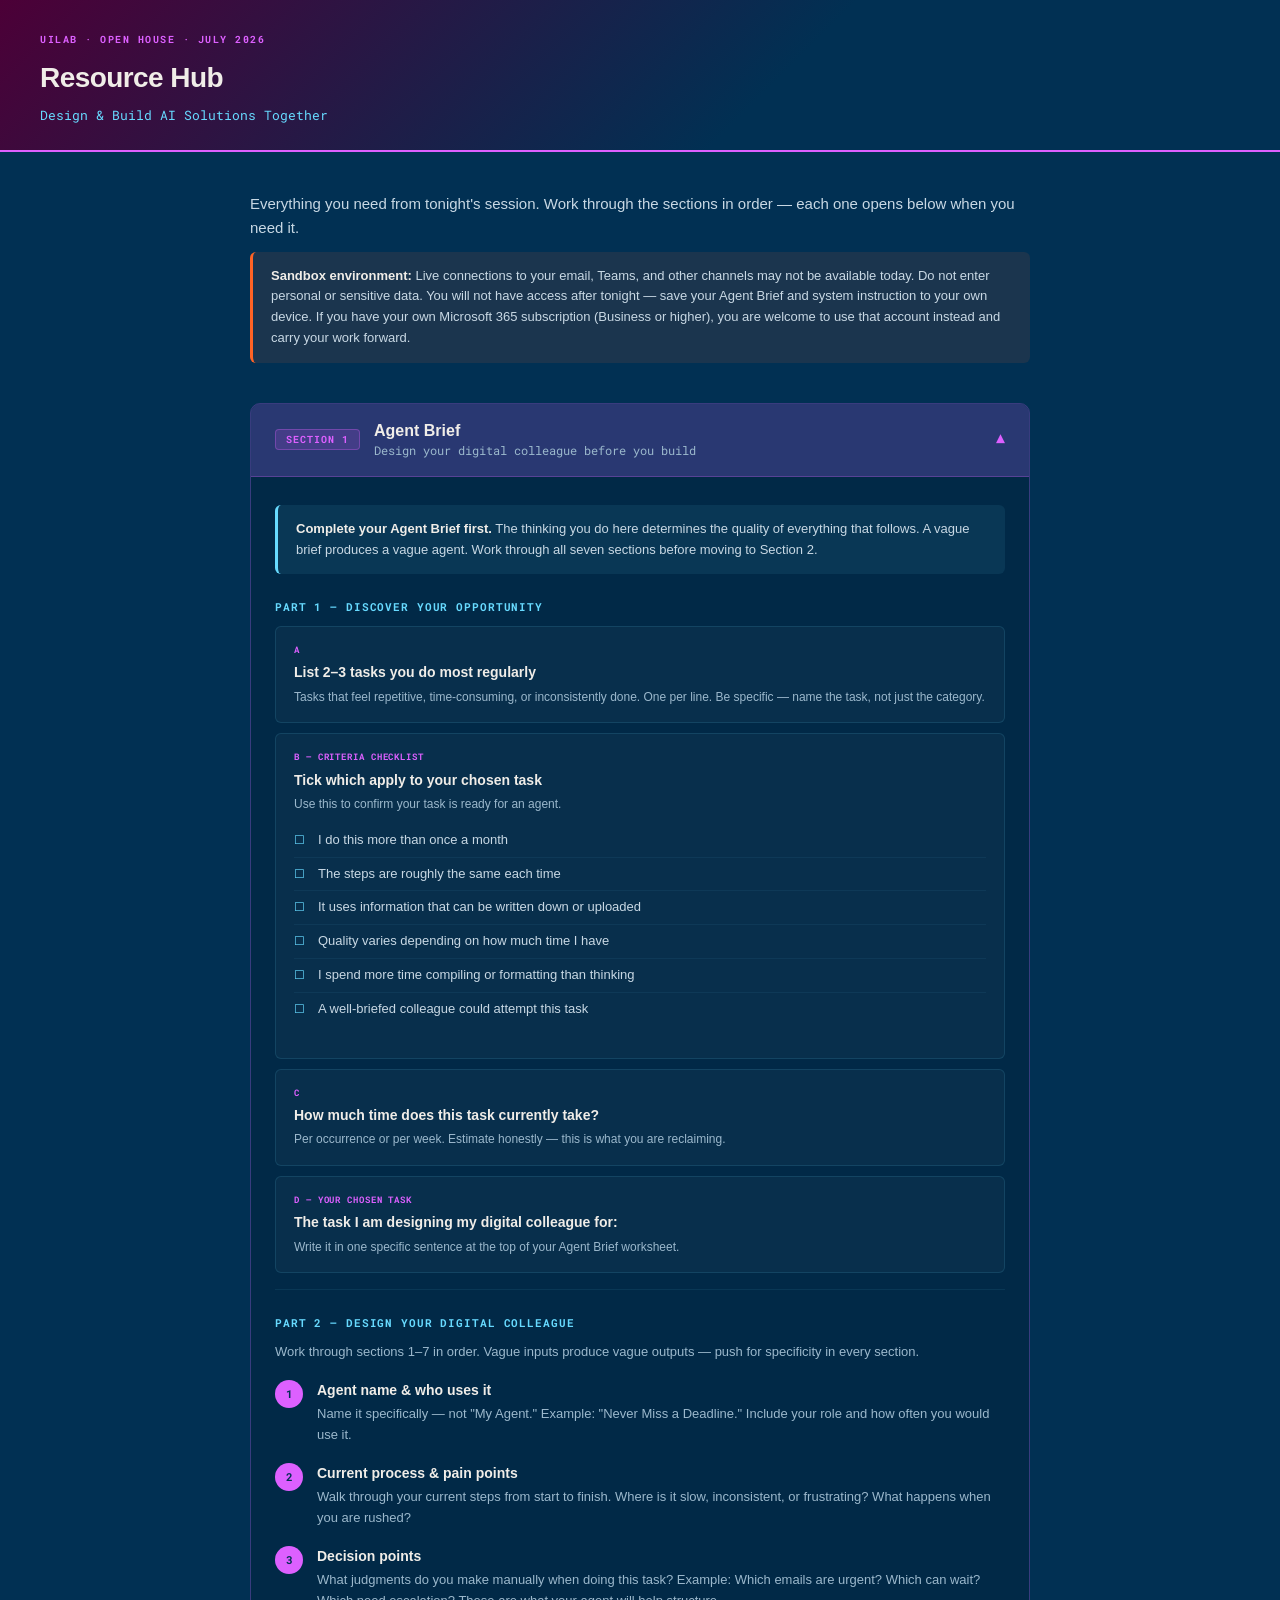
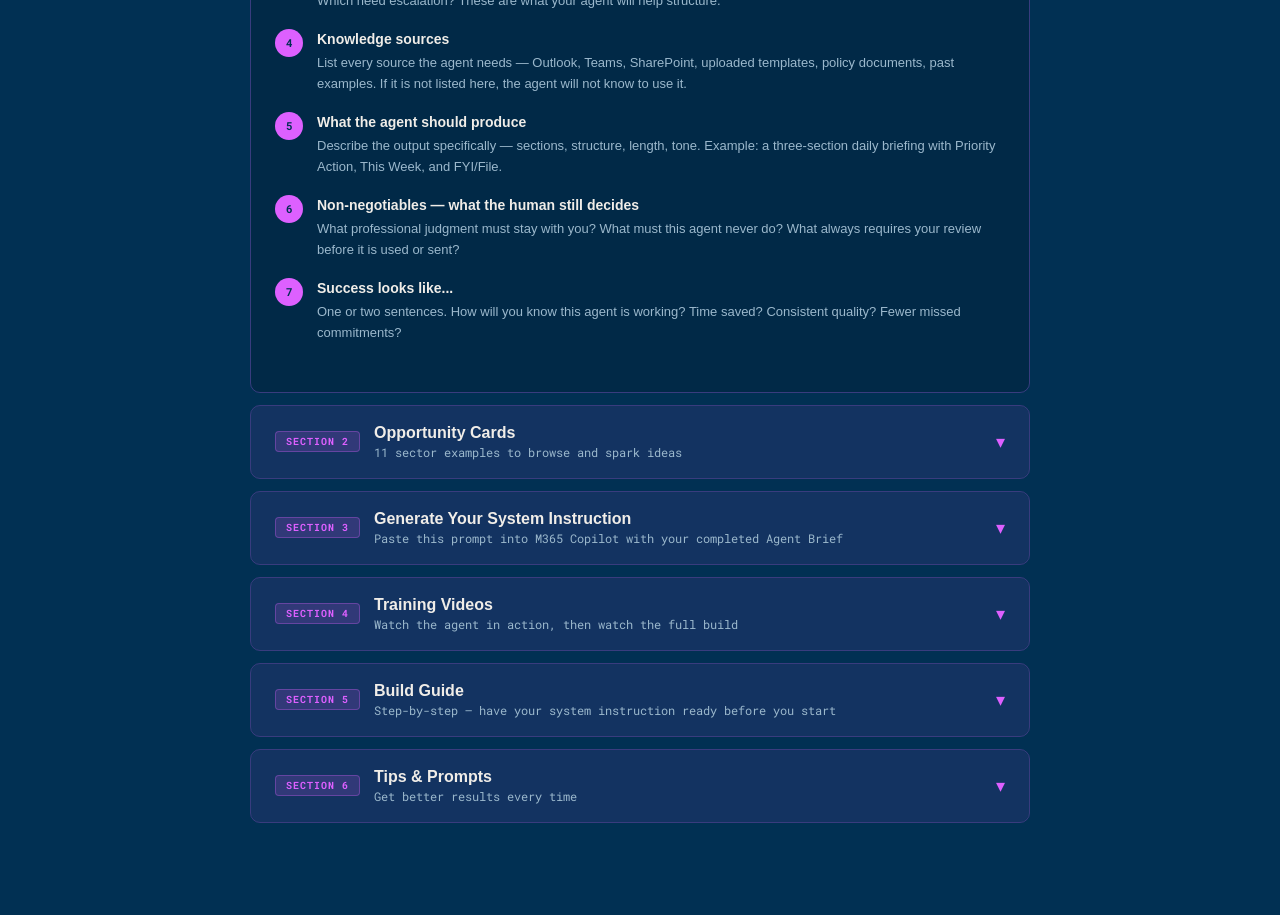
<file: index.html>
<!DOCTYPE html>
<html lang="en">
<head>
<meta charset="UTF-8">
<meta name="viewport" content="width=device-width, initial-scale=1.0">
<title>UiLab Resource Hub — July 2026</title>
<link href="https://fonts.googleapis.com/css2?family=Roboto+Mono:wght@400;700&display=swap" rel="stylesheet">
<style>
  * { margin: 0; padding: 0; box-sizing: border-box; }
  body { background-color: #013053; color: #F0EDE8; font-family: 'PP Neue Montreal', 'Inter', 'Helvetica Neue', Arial, sans-serif; line-height: 1.6; min-height: 100vh; }

  /* HEADER */
  header { background: linear-gradient(135deg, #4C0037 0%, #013053 60%); border-bottom: 2px solid #DD60FF; padding: 32px 40px 24px; }
  .header-label { font-family: 'Roboto Mono', monospace; font-size: 10px; font-weight: 700; letter-spacing: 0.15em; text-transform: uppercase; color: #DD60FF; margin-bottom: 8px; }
  header h1 { font-size: 28px; font-weight: 600; color: #F0EDE8; letter-spacing: -0.02em; margin-bottom: 4px; }
  header p { font-size: 13px; color: #67DAFF; font-family: 'Roboto Mono', monospace; }

  /* MAIN */
  .content { max-width: 860px; margin: 0 auto; padding: 40px 40px 80px; }

  /* INTRO */
  .intro { margin-bottom: 40px; }
  .intro p { font-size: 15px; color: #C8D8E4; margin-bottom: 12px; }

  /* CALLOUTS */
  .callout { border-radius: 6px; padding: 14px 18px; margin-bottom: 20px; font-size: 13px; color: #C8D8E4; }
  .callout-warning { background: rgba(255,99,37,0.1); border-left: 3px solid #FF6325; }
  .callout-info    { background: rgba(103,218,255,0.08); border-left: 3px solid #67DAFF; }
  .callout-success { background: rgba(2,81,32,0.2); border-left: 3px solid #3ECFA0; }
  .callout strong  { color: #F0EDE8; }

  /* ACCORDION */
  .accordion { margin-bottom: 12px; border: 1px solid rgba(221,96,255,0.25); border-radius: 10px; overflow: hidden; }
  .accordion-header { width: 100%; background: rgba(221,96,255,0.08); border: none; cursor: pointer; padding: 18px 24px; display: flex; align-items: center; justify-content: space-between; gap: 16px; text-align: left; transition: background 0.2s; }
  .accordion-header:hover { background: rgba(221,96,255,0.15); }
  .accordion-header.open { background: rgba(221,96,255,0.18); border-bottom: 1px solid rgba(221,96,255,0.25); }
  .accordion-left { display: flex; align-items: center; gap: 14px; }
  .phase-num { font-family: 'Roboto Mono', monospace; font-size: 10px; font-weight: 700; letter-spacing: 0.1em; text-transform: uppercase; color: #DD60FF; background: rgba(221,96,255,0.15); border: 1px solid rgba(221,96,255,0.3); border-radius: 4px; padding: 3px 10px; white-space: nowrap; }
  .accordion-title { font-size: 16px; font-weight: 600; color: #F0EDE8; }
  .accordion-subtitle { font-size: 12px; color: #9BB8CC; margin-top: 2px; font-family: 'Roboto Mono', monospace; }
  .chevron { color: #DD60FF; font-size: 18px; transition: transform 0.25s; flex-shrink: 0; }
  .accordion-header.open .chevron { transform: rotate(180deg); }
  .accordion-body { display: none; padding: 28px 24px; background: rgba(0,0,0,0.15); }
  .accordion-body.open { display: block; }

  /* STEPS */
  .step-list { display: flex; flex-direction: column; gap: 16px; margin-bottom: 20px; }
  .step-item { display: flex; gap: 14px; align-items: flex-start; }
  .step-dot { flex-shrink: 0; width: 28px; height: 28px; border-radius: 50%; background: #DD60FF; color: #013053; font-family: 'Roboto Mono', monospace; font-size: 11px; font-weight: 700; display: flex; align-items: center; justify-content: center; margin-top: 1px; }
  .step-body { flex: 1; }
  .step-body strong { display: block; font-size: 14px; color: #F0EDE8; margin-bottom: 3px; }
  .step-body p { font-size: 13px; color: #9BB8CC; margin: 0; }

  /* PROMPTS */
  .prompt-block { background: #010e1c; border: 1px solid rgba(103,218,255,0.2); border-radius: 6px; margin-bottom: 16px; overflow: hidden; }
  .prompt-header { display: flex; justify-content: space-between; align-items: center; padding: 9px 14px; background: rgba(103,218,255,0.06); border-bottom: 1px solid rgba(103,218,255,0.15); }
  .prompt-label { font-family: 'Roboto Mono', monospace; font-size: 10px; font-weight: 700; letter-spacing: 0.1em; text-transform: uppercase; color: #67DAFF; }
  .copy-btn { background: rgba(221,96,255,0.15); border: 1px solid rgba(221,96,255,0.4); color: #DD60FF; font-family: 'Roboto Mono', monospace; font-size: 10px; font-weight: 700; letter-spacing: 0.05em; text-transform: uppercase; padding: 4px 12px; border-radius: 4px; cursor: pointer; transition: all 0.2s; }
  .copy-btn:hover { background: #DD60FF; color: #013053; }
  .copy-btn.copied { background: #025120; border-color: #3ECFA0; color: #3ECFA0; }
  .prompt-text { padding: 14px 16px; font-family: 'Roboto Mono', monospace; font-size: 11.5px; line-height: 1.75; color: #C8D8E4; white-space: pre-wrap; word-break: break-word; max-height: 340px; overflow-y: auto; }

  /* SECTION HEADINGS */
  h3 { font-family: 'Roboto Mono', monospace; font-size: 11px; font-weight: 700; letter-spacing: 0.08em; text-transform: uppercase; color: #67DAFF; margin: 24px 0 10px; }
  h3:first-child { margin-top: 0; }

  .divider { border: none; border-top: 1px solid rgba(103,218,255,0.08); margin: 16px 0; }

  /* OPPORTUNITY CARDS */
  .opp-grid { display: grid; grid-template-columns: repeat(auto-fill, minmax(240px, 1fr)); gap: 14px; margin-bottom: 16px; }
  .opp-card { background: rgba(255,255,255,0.03); border-radius: 8px; overflow: hidden; display: flex; flex-direction: column; border: 1px solid rgba(221,96,255,0.15); }
  .opp-head { padding: 14px 14px 10px; }
  .opp-num { font-family: 'Roboto Mono', monospace; font-size: 9px; font-weight: 700; letter-spacing: 0.14em; text-transform: uppercase; margin-bottom: 4px; opacity: 0.8; }
  .opp-sector { font-family: 'Roboto Mono', monospace; font-size: 9px; letter-spacing: 0.08em; text-transform: uppercase; margin-bottom: 6px; color: #9BB8CC; }
  .opp-title { font-size: 14px; font-weight: 600; color: #F0EDE8; line-height: 1.3; margin-bottom: 4px; }
  .opp-role { font-size: 11px; color: #9BB8CC; font-family: 'Roboto Mono', monospace; }
  .opp-body { flex: 1; }
  .opp-field { display: flex; border-top: 1px solid rgba(103,218,255,0.07); }
  .opp-lbl { font-family: 'Roboto Mono', monospace; font-size: 9px; font-weight: 700; letter-spacing: 0.08em; text-transform: uppercase; padding: 8px 10px; min-width: 100px; max-width: 100px; line-height: 1.3; background: rgba(0,0,0,0.2); color: #67DAFF; border-right: 1px solid rgba(103,218,255,0.07); }
  .opp-val { font-size: 12px; padding: 8px 10px; color: #C8D8E4; line-height: 1.5; }
  .opp-foot { padding: 10px 14px 12px; border-top: 1px solid rgba(221,96,255,0.15); }
  .opp-foot-lbl { font-family: 'Roboto Mono', monospace; font-size: 9px; font-weight: 700; letter-spacing: 0.1em; text-transform: uppercase; color: #DD60FF; margin-bottom: 3px; }
  .opp-agent { font-size: 13px; font-weight: 600; color: #F0EDE8; margin-bottom: 2px; }
  .opp-success { font-size: 11px; color: #9BB8CC; font-style: italic; }

  /* AGENT BRIEF SECTIONS */
  .brief-section { background: rgba(255,255,255,0.03); border: 1px solid rgba(103,218,255,0.12); border-radius: 6px; padding: 16px 18px; margin-bottom: 10px; }
  .brief-num { font-family: 'Roboto Mono', monospace; font-size: 9px; font-weight: 700; letter-spacing: 0.1em; text-transform: uppercase; color: #DD60FF; margin-bottom: 4px; }
  .brief-title { font-size: 14px; font-weight: 600; color: #F0EDE8; margin-bottom: 4px; }
  .brief-desc { font-size: 12px; color: #9BB8CC; line-height: 1.55; }

  /* CHECKLIST */
  .checklist { list-style: none; padding: 0; margin-bottom: 16px; }
  .checklist li { padding: 6px 0 6px 24px; position: relative; font-size: 13px; color: #C8D8E4; border-bottom: 1px solid rgba(103,218,255,0.06); }
  .checklist li:last-child { border-bottom: none; }
  .checklist li::before { content: '☐'; position: absolute; left: 0; color: #67DAFF; font-family: 'Roboto Mono', monospace; font-size: 12px; }

  /* PROMPT CARDS (tips) */
  .tip-grid { display: grid; grid-template-columns: repeat(auto-fit, minmax(200px, 1fr)); gap: 10px; margin-bottom: 16px; }
  .tip-card { background: rgba(103,218,255,0.05); border: 1px solid rgba(103,218,255,0.15); border-radius: 6px; padding: 12px 14px; }
  .tip-card strong { display: block; font-size: 12px; color: #67DAFF; margin-bottom: 4px; }
  .tip-card p { font-size: 12px; color: #9BB8CC; margin: 0; line-height: 1.5; }

  /* VIDEO */
  .video-wrap { position: relative; padding-bottom: 56.25%; height: 0; overflow: hidden; border-radius: 8px; margin-bottom: 16px; border: 1px solid rgba(103,218,255,0.2); }
  .video-wrap iframe { position: absolute; top: 0; left: 0; width: 100%; height: 100%; }
  .video-placeholder { background: rgba(1,48,83,0.6); border-radius: 8px; aspect-ratio: 16/9; display: flex; align-items: center; justify-content: center; flex-direction: column; gap: 10px; border: 1px dashed rgba(103,218,255,0.25); margin-bottom: 16px; }
  .video-placeholder p { color: rgba(255,255,255,0.45); font-size: 13px; font-family: 'Roboto Mono', monospace; }
  .play-btn { width: 52px; height: 52px; background: #DD60FF; border-radius: 50%; display: flex; align-items: center; justify-content: center; }

  /* TABLE */
  .table-wrap { overflow-x: auto; margin-bottom: 16px; }
  table { width: 100%; border-collapse: collapse; font-size: 13px; }
  th { background: rgba(221,96,255,0.12); color: #DD60FF; font-family: 'Roboto Mono', monospace; font-size: 10px; font-weight: 700; letter-spacing: 0.06em; text-transform: uppercase; padding: 9px 12px; text-align: left; border-bottom: 1px solid rgba(221,96,255,0.25); }
  td { padding: 9px 12px; border-bottom: 1px solid rgba(103,218,255,0.07); color: #C8D8E4; vertical-align: top; }
  tr:last-child td { border-bottom: none; }

  /* BACK TO TOP */
  .btt { position: fixed; bottom: 28px; right: 28px; background: #DD60FF; color: #013053; border: none; border-radius: 50%; width: 40px; height: 40px; font-size: 16px; font-weight: 700; cursor: pointer; display: none; align-items: center; justify-content: center; box-shadow: 0 4px 16px rgba(221,96,255,0.4); transition: all 0.2s; z-index: 100; }
  .btt:hover { background: #F0EDE8; transform: translateY(-2px); }
  .btt.show { display: flex; }

  @media (max-width: 640px) {
    header { padding: 24px 20px; }
    .content { padding: 24px 20px 60px; }
    .accordion-body { padding: 20px 16px; }
    .opp-grid { grid-template-columns: 1fr; }
  }
</style>
</head>
<body>

<header>
  <div class="header-label">UiLab · Open House · July 2026</div>
  <h1>Resource Hub</h1>
  <p>Design &amp; Build AI Solutions Together</p>
</header>

<div class="content">

  <div class="intro">
    <p>Everything you need from tonight's session. Work through the sections in order — each one opens below when you need it.</p>
    <div class="callout callout-warning">
      <strong>Sandbox environment:</strong> Live connections to your email, Teams, and other channels may not be available today. Do not enter personal or sensitive data. You will not have access after tonight — save your Agent Brief and system instruction to your own device. If you have your own Microsoft 365 subscription (Business or higher), you are welcome to use that account instead and carry your work forward.
    </div>
  </div>

  <!-- ── SECTION 1: AGENT BRIEF ── -->
  <div class="accordion">
    <button class="accordion-header open" onclick="toggle(this)">
      <div class="accordion-left">
        <span class="phase-num">Section 1</span>
        <div>
          <div class="accordion-title">Agent Brief</div>
          <div class="accordion-subtitle">Design your digital colleague before you build</div>
        </div>
      </div>
      <span class="chevron">▾</span>
    </button>
    <div class="accordion-body open">

      <div class="callout callout-info">
        <strong>Complete your Agent Brief first.</strong> The thinking you do here determines the quality of everything that follows. A vague brief produces a vague agent. Work through all seven sections before moving to Section 2.
      </div>

      <h3>Part 1 — Discover your opportunity</h3>

      <div class="brief-section">
        <div class="brief-num">A</div>
        <div class="brief-title">List 2–3 tasks you do most regularly</div>
        <div class="brief-desc">Tasks that feel repetitive, time-consuming, or inconsistently done. One per line. Be specific — name the task, not just the category.</div>
      </div>

      <div class="brief-section">
        <div class="brief-num">B — Criteria checklist</div>
        <div class="brief-title">Tick which apply to your chosen task</div>
        <div class="brief-desc" style="margin-bottom:10px;">Use this to confirm your task is ready for an agent.</div>
        <ul class="checklist">
          <li>I do this more than once a month</li>
          <li>The steps are roughly the same each time</li>
          <li>It uses information that can be written down or uploaded</li>
          <li>Quality varies depending on how much time I have</li>
          <li>I spend more time compiling or formatting than thinking</li>
          <li>A well-briefed colleague could attempt this task</li>
        </ul>
      </div>

      <div class="brief-section">
        <div class="brief-num">C</div>
        <div class="brief-title">How much time does this task currently take?</div>
        <div class="brief-desc">Per occurrence or per week. Estimate honestly — this is what you are reclaiming.</div>
      </div>

      <div class="brief-section">
        <div class="brief-num">D — Your chosen task</div>
        <div class="brief-title">The task I am designing my digital colleague for:</div>
        <div class="brief-desc">Write it in one specific sentence at the top of your Agent Brief worksheet.</div>
      </div>

      <div class="divider"></div>
      <h3>Part 2 — Design your digital colleague</h3>
      <p style="font-size:13px;color:#9BB8CC;margin-bottom:16px;">Work through sections 1–7 in order. Vague inputs produce vague outputs — push for specificity in every section.</p>

      <div class="step-list">
        <div class="step-item">
          <div class="step-dot">1</div>
          <div class="step-body">
            <strong>Agent name &amp; who uses it</strong>
            <p>Name it specifically — not "My Agent." Example: "Never Miss a Deadline." Include your role and how often you would use it.</p>
          </div>
        </div>
        <div class="step-item">
          <div class="step-dot">2</div>
          <div class="step-body">
            <strong>Current process &amp; pain points</strong>
            <p>Walk through your current steps from start to finish. Where is it slow, inconsistent, or frustrating? What happens when you are rushed?</p>
          </div>
        </div>
        <div class="step-item">
          <div class="step-dot">3</div>
          <div class="step-body">
            <strong>Decision points</strong>
            <p>What judgments do you make manually when doing this task? Example: Which emails are urgent? Which can wait? Which need escalation? These are what your agent will help structure.</p>
          </div>
        </div>
        <div class="step-item">
          <div class="step-dot">4</div>
          <div class="step-body">
            <strong>Knowledge sources</strong>
            <p>List every source the agent needs — Outlook, Teams, SharePoint, uploaded templates, policy documents, past examples. If it is not listed here, the agent will not know to use it.</p>
          </div>
        </div>
        <div class="step-item">
          <div class="step-dot">5</div>
          <div class="step-body">
            <strong>What the agent should produce</strong>
            <p>Describe the output specifically — sections, structure, length, tone. Example: a three-section daily briefing with Priority Action, This Week, and FYI/File.</p>
          </div>
        </div>
        <div class="step-item">
          <div class="step-dot">6</div>
          <div class="step-body">
            <strong>Non-negotiables — what the human still decides</strong>
            <p>What professional judgment must stay with you? What must this agent never do? What always requires your review before it is used or sent?</p>
          </div>
        </div>
        <div class="step-item">
          <div class="step-dot">7</div>
          <div class="step-body">
            <strong>Success looks like...</strong>
            <p>One or two sentences. How will you know this agent is working? Time saved? Consistent quality? Fewer missed commitments?</p>
          </div>
        </div>
      </div>

    </div>
  </div>

  <!-- ── SECTION 2: OPPORTUNITY CARDS ── -->
  <div class="accordion">
    <button class="accordion-header" onclick="toggle(this)">
      <div class="accordion-left">
        <span class="phase-num">Section 2</span>
        <div>
          <div class="accordion-title">Opportunity Cards</div>
          <div class="accordion-subtitle">11 sector examples to browse and spark ideas</div>
        </div>
      </div>
      <span class="chevron">▾</span>
    </button>
    <div class="accordion-body">

      <div class="callout callout-info">
        <strong>How to use these cards.</strong> Find the one closest to your work — or use them to sanity-check a task you already have in mind. If your task is not here, write it in your own words at the top of your Agent Brief. One task only. Depth over breadth.
      </div>

      <div class="opp-grid">

        <div class="opp-card">
          <div class="opp-head" style="background:rgba(76,0,55,0.4);border-bottom:2px solid #4C0037;">
            <div class="opp-num" style="color:#DD60FF;">01</div>
            <div class="opp-sector">Healthcare &amp; clinical services</div>
            <div class="opp-title">Nothing Gets Missed at Handover</div>
            <div class="opp-role">Clinical staff · Allied health · Nursing</div>
          </div>
          <div class="opp-body">
            <div class="opp-field"><div class="opp-lbl">Process</div><div class="opp-val">Review patient notes before shift end. Compile actions, medication changes, and alerts for incoming staff.</div></div>
            <div class="opp-field"><div class="opp-lbl">Pain</div><div class="opp-val">Quality varies with how rushed the shift has been. Critical information is sometimes missed.</div></div>
            <div class="opp-field"><div class="opp-lbl">Sources</div><div class="opp-val">Shift observations, medication updates, flagged concerns, ward context</div></div>
            <div class="opp-field"><div class="opp-lbl">Produces</div><div class="opp-val">Clear handover summary flagging priority patients, pending actions, and clinical alerts</div></div>
            <div class="opp-field"><div class="opp-lbl">Human</div><div class="opp-val">Clinical judgment, escalation decisions, final accuracy check</div></div>
          </div>
          <div class="opp-foot">
            <div class="opp-foot-lbl">Example agent name</div>
            <div class="opp-agent">Nothing Gets Missed at Handover</div>
            <div class="opp-success">Complete handover summary ready in under 5 minutes</div>
          </div>
        </div>

        <div class="opp-card">
          <div class="opp-head" style="background:rgba(1,48,83,0.6);border-bottom:2px solid #013053;">
            <div class="opp-num" style="color:#67DAFF;">02</div>
            <div class="opp-sector">Disability support &amp; NDIS</div>
            <div class="opp-title">Every Session Gets Recorded</div>
            <div class="opp-role">Support workers · Coordinators · Team leaders</div>
          </div>
          <div class="opp-body">
            <div class="opp-field"><div class="opp-lbl">Process</div><div class="opp-val">Complete a support session. Write a progress note aligned to NDIS outcomes. Submit within required timeframe.</div></div>
            <div class="opp-field"><div class="opp-lbl">Pain</div><div class="opp-val">NDIS-aligned notes after every session are time-consuming. Quality and compliance vary across a large workforce.</div></div>
            <div class="opp-field"><div class="opp-lbl">Sources</div><div class="opp-val">Participant goals, session observations, NDIS outcome domain, support plan</div></div>
            <div class="opp-field"><div class="opp-lbl">Produces</div><div class="opp-val">NDIS-aligned progress note linking observations to participant goals and outcomes</div></div>
            <div class="opp-field"><div class="opp-lbl">Human</div><div class="opp-val">Accuracy of observations, safeguarding judgments, final review before submission</div></div>
          </div>
          <div class="opp-foot">
            <div class="opp-foot-lbl">Example agent name</div>
            <div class="opp-agent">Every Session Gets Recorded</div>
            <div class="opp-success">Compliant progress note drafted in 5 minutes after each session</div>
          </div>
        </div>

        <div class="opp-card">
          <div class="opp-head" style="background:rgba(0,90,140,0.5);border-bottom:2px solid #005A8C;">
            <div class="opp-num" style="color:#67DAFF;">03</div>
            <div class="opp-sector">Engineering &amp; project management</div>
            <div class="opp-title">Never Miss a Milestone</div>
            <div class="opp-role">Project managers · Engineers · Consultants</div>
          </div>
          <div class="opp-body">
            <div class="opp-field"><div class="opp-lbl">Process</div><div class="opp-val">Compile updates from team members. Review meeting notes, task trackers, and site reports. Write the status update weekly.</div></div>
            <div class="opp-field"><div class="opp-lbl">Pain</div><div class="opp-val">Each update takes 60–90 minutes per project. Tone and format vary by author. Items missed under pressure.</div></div>
            <div class="opp-field"><div class="opp-lbl">Sources</div><div class="opp-val">Meeting notes, milestone tracker, risk register, previous update, stakeholder names</div></div>
            <div class="opp-field"><div class="opp-lbl">Produces</div><div class="opp-val">Structured status update synthesising inputs, flagging risks and blockers, in a consistent format</div></div>
            <div class="opp-field"><div class="opp-lbl">Human</div><div class="opp-val">Risk escalation, client relationship tone, technical accuracy, final sign-off</div></div>
          </div>
          <div class="opp-foot">
            <div class="opp-foot-lbl">Example agent name</div>
            <div class="opp-agent">Never Miss a Milestone</div>
            <div class="opp-success">Weekly status update drafted in 10 minutes instead of 60–90</div>
          </div>
        </div>

        <div class="opp-card">
          <div class="opp-head" style="background:rgba(2,81,32,0.5);border-bottom:2px solid #025120;">
            <div class="opp-num" style="color:#CCFF00;">04</div>
            <div class="opp-sector">Aged care &amp; residential services</div>
            <div class="opp-title">Every Family Stays Informed</div>
            <div class="opp-role">Care staff · Coordinators · Administration</div>
          </div>
          <div class="opp-body">
            <div class="opp-field"><div class="opp-lbl">Process</div><div class="opp-val">Review resident observations and care notes. Write a family update. Ensure language is warm and person-centred.</div></div>
            <div class="opp-field"><div class="opp-lbl">Pain</div><div class="opp-val">Communication quality varies across staff. Writing warm, consistent updates takes time care staff rarely have.</div></div>
            <div class="opp-field"><div class="opp-lbl">Sources</div><div class="opp-val">Resident care observations, highlights or milestones, family communication tone guide</div></div>
            <div class="opp-field"><div class="opp-lbl">Produces</div><div class="opp-val">Warm, person-centred family update in plain English — ready to personalise and send</div></div>
            <div class="opp-field"><div class="opp-lbl">Human</div><div class="opp-val">What to include based on clinical knowledge, sensitive information, final review</div></div>
          </div>
          <div class="opp-foot">
            <div class="opp-foot-lbl">Example agent name</div>
            <div class="opp-agent">Every Family Stays Informed</div>
            <div class="opp-success">Warm, consistent family update drafted in 5 minutes per resident</div>
          </div>
        </div>

        <div class="opp-card">
          <div class="opp-head" style="background:rgba(0,107,92,0.5);border-bottom:2px solid #006B5C;">
            <div class="opp-num" style="color:#CCFF00;">05</div>
            <div class="opp-sector">Research &amp; knowledge work</div>
            <div class="opp-title">Never Lose a Finding</div>
            <div class="opp-role">Researchers · Analysts · Policy officers</div>
          </div>
          <div class="opp-body">
            <div class="opp-field"><div class="opp-lbl">Process</div><div class="opp-val">Search and read multiple research papers. Extract relevant findings. Write a plain English summary for stakeholders.</div></div>
            <div class="opp-field"><div class="opp-lbl">Pain</div><div class="opp-val">Synthesis takes hours per topic. Stakeholder summaries are deprioritised under reporting deadlines.</div></div>
            <div class="opp-field"><div class="opp-lbl">Sources</div><div class="opp-val">Research papers or abstracts, project context, target audience, required format</div></div>
            <div class="opp-field"><div class="opp-lbl">Produces</div><div class="opp-val">Plain English stakeholder summary synthesising key findings and flagging relevance to current priorities</div></div>
            <div class="opp-field"><div class="opp-lbl">Human</div><div class="opp-val">Interpretation, research direction, what to include or exclude, final accuracy check</div></div>
          </div>
          <div class="opp-foot">
            <div class="opp-foot-lbl">Example agent name</div>
            <div class="opp-agent">Never Lose a Finding</div>
            <div class="opp-success">Stakeholder summary drafted in 20 minutes instead of several hours</div>
          </div>
        </div>

        <div class="opp-card">
          <div class="opp-head" style="background:rgba(26,82,118,0.5);border-bottom:2px solid #1A5276;">
            <div class="opp-num" style="color:#67DAFF;">06</div>
            <div class="opp-sector">IT services &amp; technology support</div>
            <div class="opp-title">Every Incident Gets Documented</div>
            <div class="opp-role">IT support staff · Field engineers · Service managers</div>
          </div>
          <div class="opp-body">
            <div class="opp-field"><div class="opp-lbl">Process</div><div class="opp-val">Respond to and resolve the incident. Write the report in the ticketing system. Document root cause and resolution.</div></div>
            <div class="opp-field"><div class="opp-lbl">Pain</div><div class="opp-val">Report quality varies by engineer. Writing after a stressful incident is time-consuming. Inconsistent formats make compliance reviews difficult.</div></div>
            <div class="opp-field"><div class="opp-lbl">Sources</div><div class="opp-val">Incident description, affected systems, timeline, steps taken, resolution outcome</div></div>
            <div class="opp-field"><div class="opp-lbl">Produces</div><div class="opp-val">Structured incident report — root cause, resolution, impact, preventive recommendations</div></div>
            <div class="opp-field"><div class="opp-lbl">Human</div><div class="opp-val">Technical accuracy, escalation decisions, client communication approach</div></div>
          </div>
          <div class="opp-foot">
            <div class="opp-foot-lbl">Example agent name</div>
            <div class="opp-agent">Every Incident Gets Documented</div>
            <div class="opp-success">Structured incident report completed in 5 minutes instead of 20–30</div>
          </div>
        </div>

        <div class="opp-card">
          <div class="opp-head" style="background:rgba(204,79,28,0.4);border-bottom:2px solid #CC4F1C;">
            <div class="opp-num" style="color:#FFCD0E;">07</div>
            <div class="opp-sector">Professional services &amp; consulting</div>
            <div class="opp-title">Every Opportunity Gets a Proposal</div>
            <div class="opp-role">Consultants · Account managers · Business development</div>
          </div>
          <div class="opp-body">
            <div class="opp-field"><div class="opp-lbl">Process</div><div class="opp-val">Understand a client's problem. Scope a solution. Write a structured proposal tailored to the client's sector and style.</div></div>
            <div class="opp-field"><div class="opp-lbl">Pain</div><div class="opp-val">Each proposal needs to be personalised. Writing from scratch is time-intensive. Maintaining a consistent voice is hard.</div></div>
            <div class="opp-field"><div class="opp-lbl">Sources</div><div class="opp-val">Client context, problem statement, proposed solution, service catalogue, tone guide</div></div>
            <div class="opp-field"><div class="opp-lbl">Produces</div><div class="opp-val">Structured proposal — problem, solution, value, investment, next steps — in a consistent professional voice</div></div>
            <div class="opp-field"><div class="opp-lbl">Human</div><div class="opp-val">Final recommendations, pricing, client relationship nuances, review before sending</div></div>
          </div>
          <div class="opp-foot">
            <div class="opp-foot-lbl">Example agent name</div>
            <div class="opp-agent">Every Opportunity Gets a Proposal</div>
            <div class="opp-success">First draft proposal ready in 15 minutes with a consistent voice</div>
          </div>
        </div>

        <div class="opp-card">
          <div class="opp-head" style="background:rgba(125,60,152,0.5);border-bottom:2px solid #7D3C98;">
            <div class="opp-num" style="color:#DD60FF;">08</div>
            <div class="opp-sector">Customer service &amp; client-facing roles</div>
            <div class="opp-title">No Customer Left Waiting</div>
            <div class="opp-role">Customer service staff · Administrators · Sales support</div>
          </div>
          <div class="opp-body">
            <div class="opp-field"><div class="opp-lbl">Process</div><div class="opp-val">Receive a customer inquiry — booking, quote, complaint, or follow-up. Look up relevant history. Write a professional response.</div></div>
            <div class="opp-field"><div class="opp-lbl">Pain</div><div class="opp-val">Response quality varies across staff and shifts. Follow-ups regularly slip through without a reliable system.</div></div>
            <div class="opp-field"><div class="opp-lbl">Sources</div><div class="opp-val">Customer inquiry, relevant account history, organisational tone guide</div></div>
            <div class="opp-field"><div class="opp-lbl">Produces</div><div class="opp-val">Professional, on-brand response or follow-up ready to send after a quick review</div></div>
            <div class="opp-field"><div class="opp-lbl">Human</div><div class="opp-val">Pricing exceptions, complaint escalation, personal judgment calls, final review</div></div>
          </div>
          <div class="opp-foot">
            <div class="opp-foot-lbl">Example agent name</div>
            <div class="opp-agent">No Customer Left Waiting</div>
            <div class="opp-success">Professional customer response drafted in under 3 minutes</div>
          </div>
        </div>

        <div class="opp-card">
          <div class="opp-head" style="background:rgba(58,26,8,0.7);border-bottom:2px solid #3A1A08;">
            <div class="opp-num" style="color:#FFCD0E;">09</div>
            <div class="opp-sector">Education &amp; training</div>
            <div class="opp-title">Every Learner Gets Feedback</div>
            <div class="opp-role">Teachers · Trainers · Learning designers</div>
          </div>
          <div class="opp-body">
            <div class="opp-field"><div class="opp-lbl">Process</div><div class="opp-val">Review student or participant work. Write individual feedback aligned to learning outcomes across large cohorts.</div></div>
            <div class="opp-field"><div class="opp-lbl">Pain</div><div class="opp-val">Writing meaningful personalised feedback for large groups is extremely time-consuming. Quality drops under volume.</div></div>
            <div class="opp-field"><div class="opp-lbl">Sources</div><div class="opp-val">Assessment criteria, learning outcomes, student work, feedback examples</div></div>
            <div class="opp-field"><div class="opp-lbl">Produces</div><div class="opp-val">Constructive, criteria-aligned feedback in an encouraging tone — ready to personalise before returning</div></div>
            <div class="opp-field"><div class="opp-lbl">Human</div><div class="opp-val">Final grade judgment, tone personalisation, anything requiring professional discretion</div></div>
          </div>
          <div class="opp-foot">
            <div class="opp-foot-lbl">Example agent name</div>
            <div class="opp-agent">Every Learner Gets Feedback</div>
            <div class="opp-success">Criteria-aligned feedback drafted in minutes per learner</div>
          </div>
        </div>

        <div class="opp-card">
          <div class="opp-head" style="background:rgba(26,107,90,0.5);border-bottom:2px solid #1A6B5A;">
            <div class="opp-num" style="color:#CCFF00;">10</div>
            <div class="opp-sector">Finance, legal &amp; compliance</div>
            <div class="opp-title">Nothing Slips Through the Audit</div>
            <div class="opp-role">Finance officers · Compliance staff · Legal support</div>
          </div>
          <div class="opp-body">
            <div class="opp-field"><div class="opp-lbl">Process</div><div class="opp-val">Review transactions, contracts, or compliance records. Identify anomalies or items requiring action. Compile a summary for sign-off.</div></div>
            <div class="opp-field"><div class="opp-lbl">Pain</div><div class="opp-val">Manual review is time-consuming and prone to inconsistency. Patterns across large volumes are hard to spot.</div></div>
            <div class="opp-field"><div class="opp-lbl">Sources</div><div class="opp-val">Records under review, compliance framework, reporting template</div></div>
            <div class="opp-field"><div class="opp-lbl">Produces</div><div class="opp-val">Consistent review summary flagging items requiring attention, missing information, and recommended actions</div></div>
            <div class="opp-field"><div class="opp-lbl">Human</div><div class="opp-val">Final compliance judgment, escalation decisions, sign-off, legal interpretation</div></div>
          </div>
          <div class="opp-foot">
            <div class="opp-foot-lbl">Example agent name</div>
            <div class="opp-agent">Nothing Slips Through the Audit</div>
            <div class="opp-success">Consistent review summary prepared in a fraction of the time</div>
          </div>
        </div>

        <div class="opp-card">
          <div class="opp-head" style="background:rgba(110,44,0,0.5);border-bottom:2px solid #6E2C00;">
            <div class="opp-num" style="color:#FFCD0E;">11</div>
            <div class="opp-sector">Sales &amp; business development</div>
            <div class="opp-title">Every Opportunity Gets Its Story</div>
            <div class="opp-role">Sales agents · Account managers · Business development</div>
          </div>
          <div class="opp-body">
            <div class="opp-field"><div class="opp-lbl">Process</div><div class="opp-val">Gather details from a client conversation or briefing. Write a proposal or campaign communication. Draft follow-up messages at each pipeline stage.</div></div>
            <div class="opp-field"><div class="opp-lbl">Pain</div><div class="opp-val">Writing tailored, high-quality copy for every opportunity is time-consuming. Quality varies under volume pressure.</div></div>
            <div class="opp-field"><div class="opp-lbl">Sources</div><div class="opp-val">Opportunity details, client context, target audience, brand tone guide</div></div>
            <div class="opp-field"><div class="opp-lbl">Produces</div><div class="opp-val">Compelling proposal or client communications in a consistent professional brand voice</div></div>
            <div class="opp-field"><div class="opp-lbl">Human</div><div class="opp-val">Pricing strategy, negotiation decisions, final copy review, client relationship management</div></div>
          </div>
          <div class="opp-foot">
            <div class="opp-foot-lbl">Example agent name</div>
            <div class="opp-agent">Every Opportunity Gets Its Story</div>
            <div class="opp-success">Professional proposal copy drafted in 10 minutes per opportunity</div>
          </div>
        </div>

      </div>
    </div>
  </div>

  <!-- ── SECTION 3: SYSTEM INSTRUCTION ── -->
  <div class="accordion">
    <button class="accordion-header" onclick="toggle(this)">
      <div class="accordion-left">
        <span class="phase-num">Section 3</span>
        <div>
          <div class="accordion-title">Generate Your System Instruction</div>
          <div class="accordion-subtitle">Paste this prompt into M365 Copilot with your completed Agent Brief</div>
        </div>
      </div>
      <span class="chevron">▾</span>
    </button>
    <div class="accordion-body">

      <div class="step-list">
        <div class="step-item">
          <div class="step-dot">1</div>
          <div class="step-body">
            <strong>Copy this prompt</strong>
            <p>Paste your completed Agent Brief — all seven sections — into the space at the end. Send the whole thing to M365 Copilot in Work mode as one message.</p>
          </div>
        </div>
      </div>

      <div class="prompt-block">
        <div class="prompt-header">
          <span class="prompt-label">Conversion Prompt — paste into M365 Copilot (Work mode)</span>
          <button class="copy-btn" onclick="copyText(this,'conv')">Copy</button>
        </div>
        <div class="prompt-text" id="conv">I have completed an Agent Brief for a Microsoft 365 declarative agent. Use it to write a complete system instruction ready to paste into M365 Copilot Agent Builder.

The system instruction should:
- Define the agent's role and purpose precisely
- Specify the knowledge sources it draws from
- Describe the audience and communication style
- Set out the output format and structure in detail
- List what the human still decides and what the agent must never do
- Include a quality standard the agent applies to every output

Make it specific enough that this agent could not be mistaken for one built for a different professional in a different organisation.

Here is my completed Agent Brief:

[paste your completed Agent Brief — all seven sections — here]</div>
      </div>

      <div class="callout callout-warning">
        <strong>If the generated instruction is only a few sentences</strong> — your Agent Brief was too vague. Return to sections 2 and 3 of your brief, add more specific detail, and send the prompt again.
      </div>

      <div class="step-list">
        <div class="step-item">
          <div class="step-dot">2</div>
          <div class="step-body">
            <strong>Quality check it</strong>
            <p>Paste the generated instruction back into the same Copilot chat and send: <em>"What is unclear or ambiguous? What would you have to guess rather than know? List the gaps."</em> Fix what comes up.</p>
          </div>
        </div>
        <div class="step-item">
          <div class="step-dot">3</div>
          <div class="step-body">
            <strong>Save it to your own device</strong>
            <p>Copy the full instruction into a Word document or notes app. Name it: <em>[Your Task] — System Instruction — July 2026.</em> Save now — the sandbox closes when the session ends.</p>
          </div>
        </div>
      </div>

    </div>
  </div>

  <!-- ── SECTION 4: TRAINING VIDEOS ── -->
  <div class="accordion">
    <button class="accordion-header" onclick="toggle(this)">
      <div class="accordion-left">
        <span class="phase-num">Section 4</span>
        <div>
          <div class="accordion-title">Training Videos</div>
          <div class="accordion-subtitle">Watch the agent in action, then watch the full build</div>
        </div>
      </div>
      <span class="chevron">▾</span>
    </button>
    <div class="accordion-body">

      <h3>Video 1 · ~5 minutes · The agent in action</h3>
      <p style="font-size:13px;color:#9BB8CC;margin-bottom:12px;">Watch Never Miss a Deadline in action — how it is opened, how a brief is sent, what the output looks like, and what the human still decides.</p>
      <div class="video-placeholder">
        <div class="play-btn">
          <svg width="22" height="22" viewBox="0 0 24 24" fill="none"><polygon points="8,5 20,12 8,19" fill="white"/></svg>
        </div>
        <p>Video 1 — link to be added once recorded</p>
      </div>

      <div class="divider"></div>

      <h3>Video 2 · ~12 minutes · Full build walkthrough</h3>
      <p style="font-size:13px;color:#9BB8CC;margin-bottom:12px;">The complete process — from a completed Agent Brief through to a working agent in M365 Copilot Agent Builder. Follow along using your own brief.</p>
      <div class="video-placeholder">
        <div class="play-btn">
          <svg width="22" height="22" viewBox="0 0 24 24" fill="none"><polygon points="8,5 20,12 8,19" fill="white"/></svg>
        </div>
        <p>Video 2 — link to be added once recorded</p>
      </div>

      <div class="callout callout-info">
        <strong>Recording note:</strong> these videos are recorded outside the sandbox. In today's session, live connections to Outlook and SharePoint may not be available. Test your agent by pasting context directly into the chat — the reasoning and output quality are the same.
      </div>

    </div>
  </div>

  <!-- ── SECTION 5: BUILD GUIDE ── -->
  <div class="accordion">
    <button class="accordion-header" onclick="toggle(this)">
      <div class="accordion-left">
        <span class="phase-num">Section 5</span>
        <div>
          <div class="accordion-title">Build Guide</div>
          <div class="accordion-subtitle">Step-by-step — have your system instruction ready before you start</div>
        </div>
      </div>
      <span class="chevron">▾</span>
    </button>
    <div class="accordion-body">

      <div class="step-list">
        <div class="step-item">
          <div class="step-dot">1</div>
          <div class="step-body">
            <strong>Open M365 Copilot in Work mode</strong>
            <p>Go to microsoft365.com and sign in. Open Copilot. Select <strong>Work</strong> from the toggle at the top. If you see Personal, switch to Work — you cannot access Agent Builder in Personal mode.</p>
          </div>
        </div>
        <div class="step-item">
          <div class="step-dot">2</div>
          <div class="step-body">
            <strong>Navigate to Agent Builder</strong>
            <p>In the left navigation panel, find the <strong>Agents</strong> section. Click <strong>New agent</strong> below any existing agents.</p>
          </div>
        </div>
        <div class="step-item">
          <div class="step-dot">3</div>
          <div class="step-body">
            <strong>Click Skip to configure</strong>
            <p>On the Agent Builder screen, look for the small link <strong>Skip to configure →</strong> below the text input. Click it — do not type in the box.</p>
          </div>
        </div>
        <div class="step-item">
          <div class="step-dot">4</div>
          <div class="step-body">
            <strong>Name and describe your agent</strong>
            <p><strong>Name:</strong> specific to your task — not "My Agent." <strong>Description:</strong> one sentence — what it does and who it serves.</p>
          </div>
        </div>
        <div class="step-item">
          <div class="step-dot">5</div>
          <div class="step-body">
            <strong>Paste your system instruction</strong>
            <p>Find the <strong>Instructions</strong> field — the large text area. Paste your complete system instruction. All of it. A short instruction will not configure a useful agent.</p>
          </div>
        </div>
        <div class="step-item">
          <div class="step-dot">6</div>
          <div class="step-body">
            <strong>Add knowledge sources</strong>
            <p><strong>Upload here:</strong> permanent documents — templates, policy docs, brand guidelines, past examples.<br>
            <strong>Do not upload here:</strong> per-request files like today's meeting notes — attach those in chat when making each request.</p>
          </div>
        </div>
        <div class="step-item">
          <div class="step-dot">7</div>
          <div class="step-body">
            <strong>Add 3 starter prompts</strong>
            <p>Each needs a <strong>Title</strong> (short label shown as a button) and a <strong>Message</strong> (the full prompt sent when clicked). Make them specific to your three most common requests.</p>
          </div>
        </div>
        <div class="step-item">
          <div class="step-dot">8</div>
          <div class="step-body">
            <strong>Switch to Preview and test</strong>
            <p>Click the <strong>Preview</strong> tab. Send a realistic test brief — paste context directly into the chat if live data connections are not available. Does the output reflect your context without you explaining it?</p>
          </div>
        </div>
        <div class="step-item">
          <div class="step-dot">9</div>
          <div class="step-body">
            <strong>Click Create</strong>
            <p>When satisfied, click <strong>Create</strong> in the top right. If the output is not right — go back to Configure, update the Instructions field, and test again.</p>
          </div>
        </div>
        <div class="step-item">
          <div class="step-dot">10</div>
          <div class="step-body">
            <strong>Save your system instruction before you leave</strong>
            <p>Make sure your instruction is saved to your own device. The sandbox closes when the session ends. Your document does not.</p>
          </div>
        </div>
      </div>

      <div class="callout callout-success">
        <strong>You have built your agent.</strong> The Agent Brief and system instruction you produced today belong to you. Use them to configure your agent in your own M365 environment whenever you are ready.
      </div>

    </div>
  </div>

  <!-- ── SECTION 6: TIPS & PROMPTS ── -->
  <div class="accordion">
    <button class="accordion-header" onclick="toggle(this)">
      <div class="accordion-left">
        <span class="phase-num">Section 6</span>
        <div>
          <div class="accordion-title">Tips &amp; Prompts</div>
          <div class="accordion-subtitle">Get better results every time</div>
        </div>
      </div>
      <span class="chevron">▾</span>
    </button>
    <div class="accordion-body">

      <h3>Four things that improve every agent interaction</h3>
      <div class="tip-grid">
        <div class="tip-card">
          <strong>Lead with the outcome</strong>
          <p>Not: "Create a progress note." Instead: "Create an NDIS progress note for [participant] working on Goal 2. Observations: [notes]. Three paragraphs, plain English, no jargon."</p>
        </div>
        <div class="tip-card">
          <strong>Name the audience every time</strong>
          <p>Even with audience context in your system instruction, naming the specific audience in each request sharpens the output. "Audience: family members — warm, plain English, no clinical terminology."</p>
        </div>
        <div class="tip-card">
          <strong>Give the most important thing first</strong>
          <p>State the key finding upfront. "The key finding is a 22% increase in response time. Build the status update narrative around what this means for the timeline."</p>
        </div>
        <div class="tip-card">
          <strong>Use the quality check as a prompt</strong>
          <p>"Review this output. Does it reflect my professional context or feel generic? Is there anything a professional in my field would find inaccurate? List what to fix, then rewrite."</p>
        </div>
      </div>

      <div class="divider"></div>
      <h3>Quality check — five questions before using any output professionally</h3>

      <div class="table-wrap">
        <table>
          <thead><tr><th>Question</th><th>What to check</th></tr></thead>
          <tbody>
            <tr><td>Does it serve the stated aim?</td><td>If you removed a section, would the audience miss anything essential? If not, cut it.</td></tr>
            <tr><td>Does the structure make sense?</td><td>Does it build logically toward the conclusion? Would a sceptical reader find it convincing?</td></tr>
            <tr><td>Is the language right for this audience?</td><td>Read one section aloud as if you are the least familiar person in the room. Is it still clear?</td></tr>
            <tr><td>Are there any risks?</td><td>Unverified claims, legally sensitive content, anything that could mislead. The agent does not know your legal obligations — you do.</td></tr>
            <tr><td>Does it meet your professional standard?</td><td>Consistent format, appropriate length, correct terminology. The agent applies the standards you described — verify they were followed.</td></tr>
          </tbody>
        </table>
      </div>

    </div>
  </div>

</div>

<button class="btt" id="btt" onclick="window.scrollTo({top:0,behavior:'smooth'})">↑</button>

<script>
  function toggle(btn) {
    const body = btn.nextElementSibling;
    const isOpen = btn.classList.contains('open');
    document.querySelectorAll('.accordion-header').forEach(h => {
      h.classList.remove('open');
      h.nextElementSibling.classList.remove('open');
    });
    if (!isOpen) {
      btn.classList.add('open');
      body.classList.add('open');
    }
  }

  function copyText(btn, id) {
    navigator.clipboard.writeText(document.getElementById(id).innerText).then(() => {
      btn.textContent = 'Copied!';
      btn.classList.add('copied');
      setTimeout(() => { btn.textContent = 'Copy'; btn.classList.remove('copied'); }, 2000);
    });
  }

  window.addEventListener('scroll', () => {
    document.getElementById('btt').classList.toggle('show', window.scrollY > 300);
  });
</script>
</body>
</html>
</file>
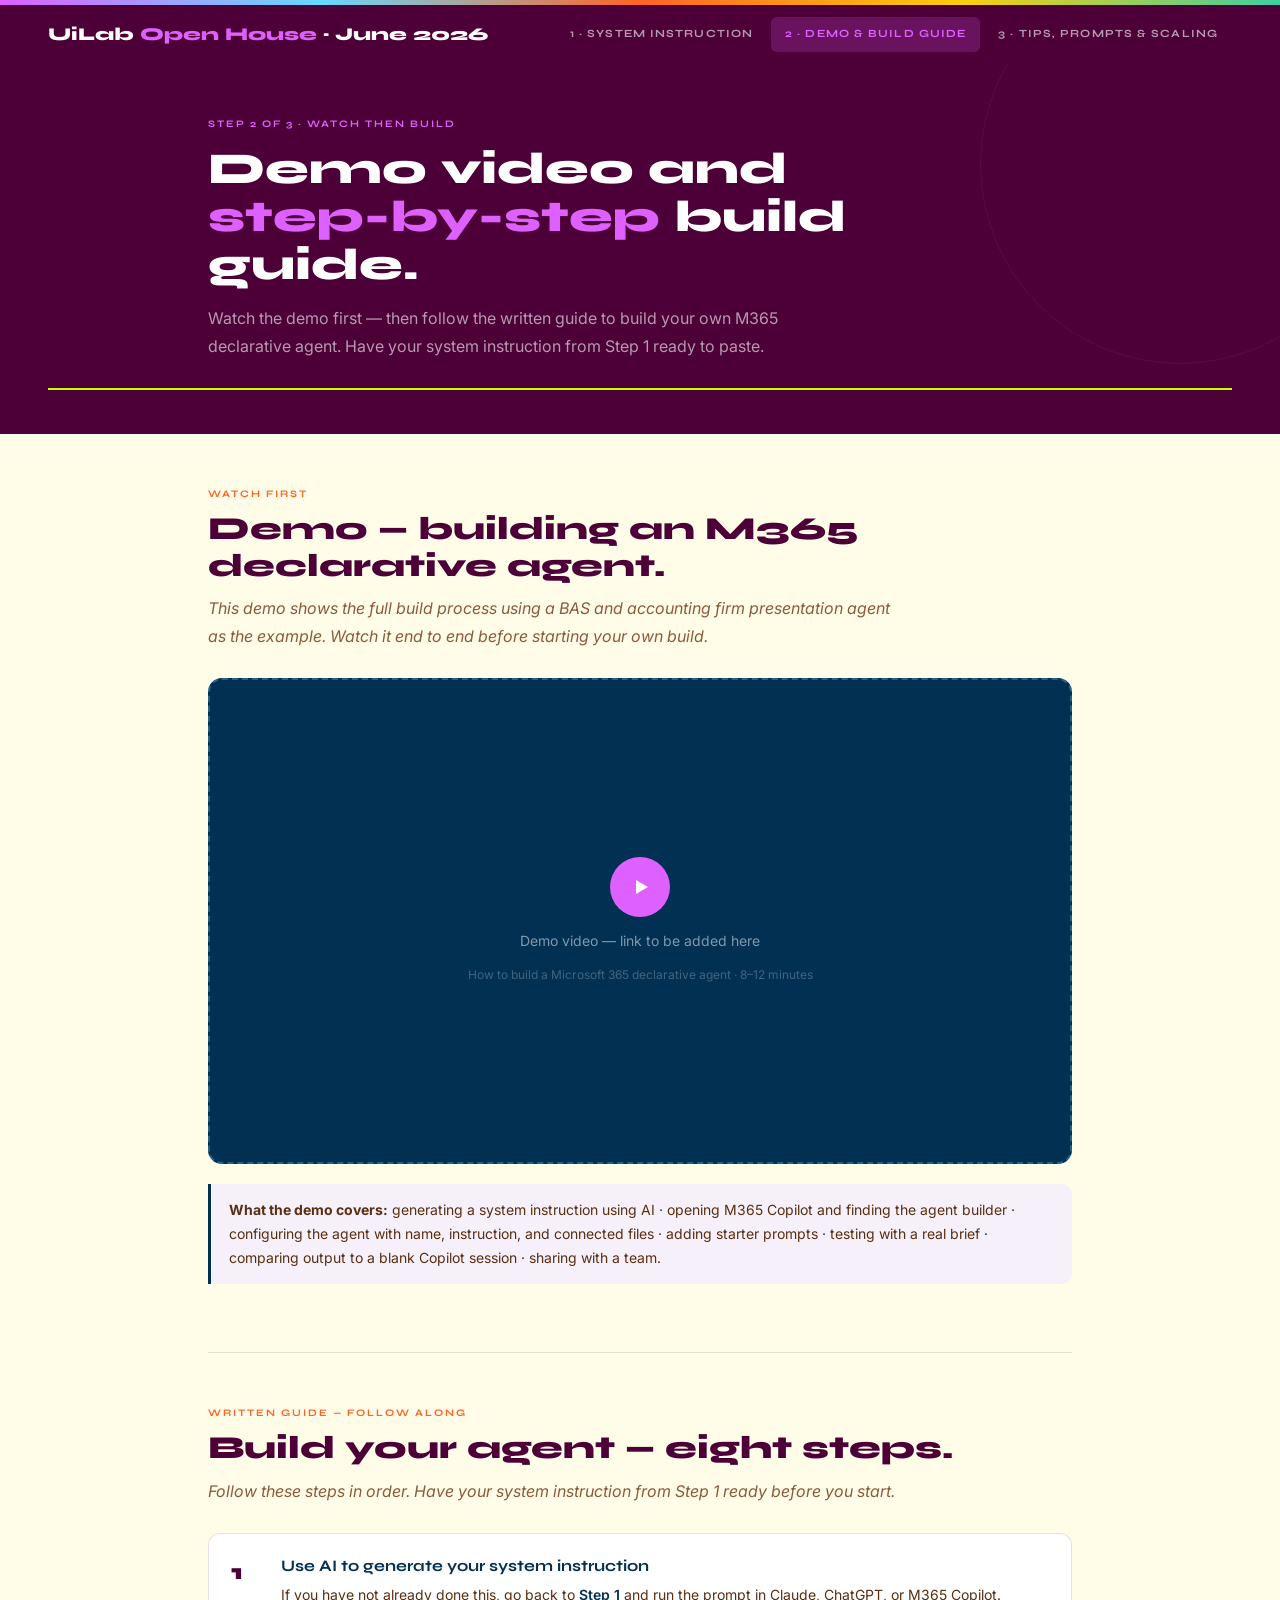
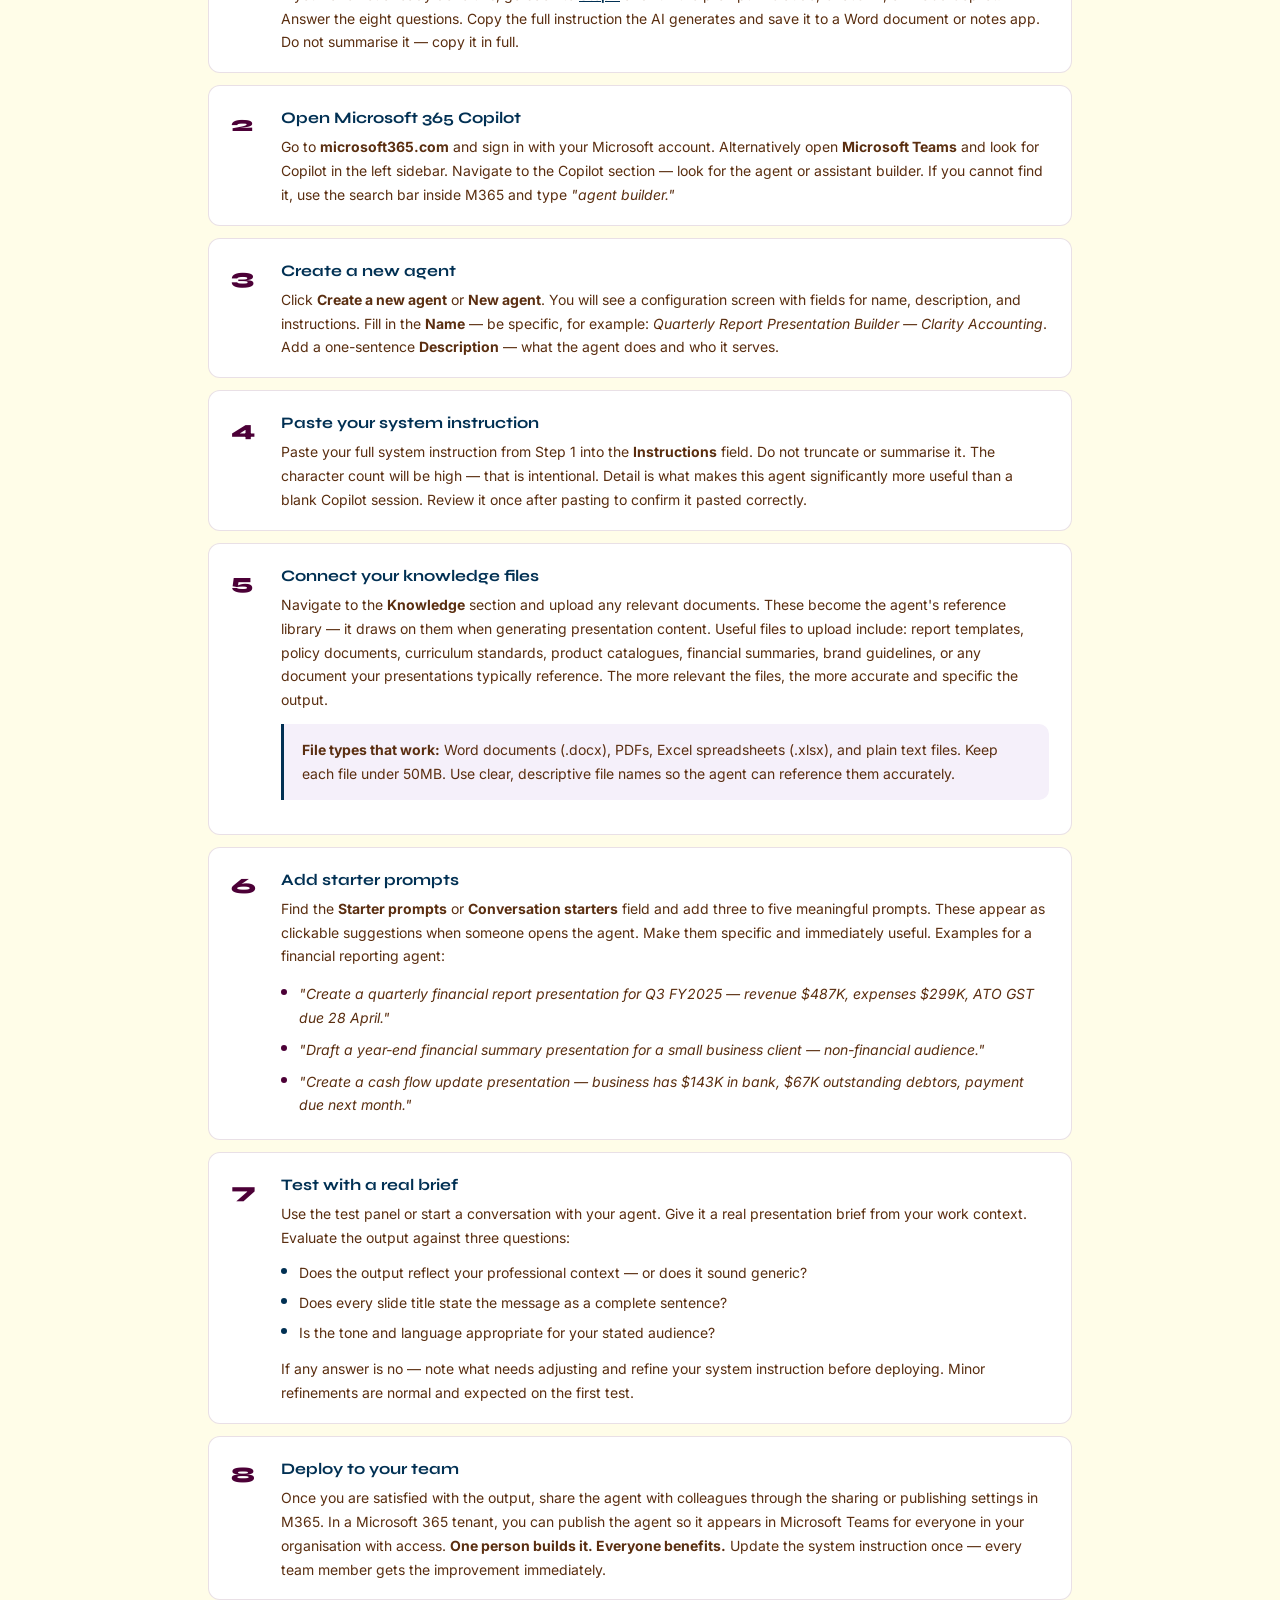
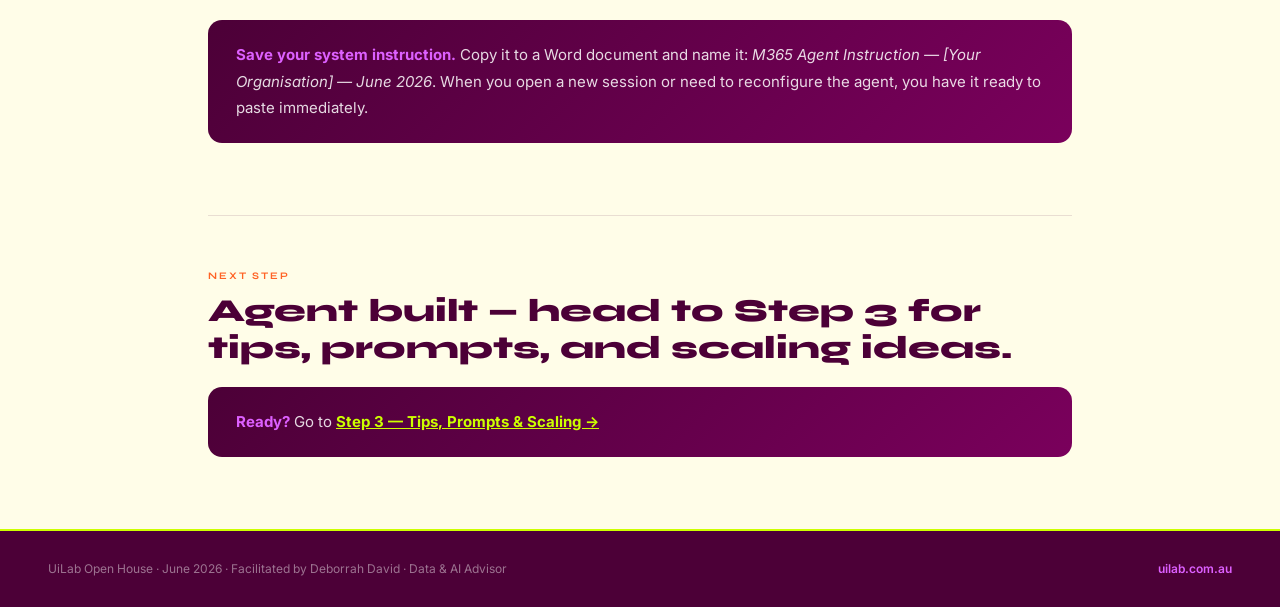
<file: demo.html>
<!DOCTYPE html>
<html lang="en">
<head>
<meta charset="UTF-8">
<meta name="viewport" content="width=device-width, initial-scale=1.0">
<title>Step 2 — Demo &amp; Build Guide | UiLab Open House June 2026</title>
<link rel="stylesheet" href="style.css">
</head>
<body>
<div class="grad-bar"></div>
<nav>
  <a href="index.html" class="nav-brand">UiLab <span>Open House</span> · June 2026</a>
  <div class="nav-links">
    <a href="index.html">1 · System Instruction</a>
    <a href="demo.html" class="active">2 · Demo &amp; Build Guide</a>
    <a href="tips.html">3 · Tips, Prompts &amp; Scaling</a>
  </div>
</nav>

<div class="hero">
  <div class="container">
    <div class="hero-eyebrow">Step 2 of 3 · Watch then build</div>
    <h1>Demo video and<br><span>step-by-step</span> build guide.</h1>
    <p>Watch the demo first — then follow the written guide to build your own M365 declarative agent. Have your system instruction from Step 1 ready to paste.</p>
  </div>
  <div class="hero-lime"></div>
</div>

<div class="container">

  <!-- VIDEO -->
  <section>
    <div class="eyebrow">Watch first</div>
    <h2>Demo — building an M365 declarative agent.</h2>
    <p class="lead">This demo shows the full build process using a BAS and accounting firm presentation agent as the example. Watch it end to end before starting your own build.</p>
    <div class="video-placeholder">
      <div class="play-btn">
        <svg width="24" height="24" viewBox="0 0 24 24" fill="none"><polygon points="8,5 20,12 8,19" fill="white"/></svg>
      </div>
      <p>Demo video — link to be added here</p>
      <p style="font-size:12px;opacity:0.5;">How to build a Microsoft 365 declarative agent · 8–12 minutes</p>
    </div>
    <div class="info-box">
      <p><strong>What the demo covers:</strong> generating a system instruction using AI · opening M365 Copilot and finding the agent builder · configuring the agent with name, instruction, and connected files · adding starter prompts · testing with a real brief · comparing output to a blank Copilot session · sharing with a team.</p>
    </div>
  </section>

  <!-- WRITTEN BUILD GUIDE -->
  <section>
    <div class="eyebrow">Written guide — follow along</div>
    <h2>Build your agent — eight steps.</h2>
    <p class="lead">Follow these steps in order. Have your system instruction from Step 1 ready before you start.</p>

    <div class="step-row">
      <div class="step-num">1</div>
      <div class="step-content">
        <h3>Use AI to generate your system instruction</h3>
        <p>If you have not already done this, go back to <a href="index.html" style="color:var(--water);font-weight:600;">Step 1</a> and run the prompt in Claude, ChatGPT, or M365 Copilot. Answer the eight questions. Copy the full instruction the AI generates and save it to a Word document or notes app. Do not summarise it — copy it in full.</p>
      </div>
    </div>

    <div class="step-row">
      <div class="step-num">2</div>
      <div class="step-content">
        <h3>Open Microsoft 365 Copilot</h3>
        <p>Go to <strong>microsoft365.com</strong> and sign in with your Microsoft account. Alternatively open <strong>Microsoft Teams</strong> and look for Copilot in the left sidebar. Navigate to the Copilot section — look for the agent or assistant builder. If you cannot find it, use the search bar inside M365 and type <em>"agent builder."</em></p>
      </div>
    </div>

    <div class="step-row">
      <div class="step-num">3</div>
      <div class="step-content">
        <h3>Create a new agent</h3>
        <p>Click <strong>Create a new agent</strong> or <strong>New agent</strong>. You will see a configuration screen with fields for name, description, and instructions. Fill in the <strong>Name</strong> — be specific, for example: <em>Quarterly Report Presentation Builder — Clarity Accounting</em>. Add a one-sentence <strong>Description</strong> — what the agent does and who it serves.</p>
      </div>
    </div>

    <div class="step-row">
      <div class="step-num">4</div>
      <div class="step-content">
        <h3>Paste your system instruction</h3>
        <p>Paste your full system instruction from Step 1 into the <strong>Instructions</strong> field. Do not truncate or summarise it. The character count will be high — that is intentional. Detail is what makes this agent significantly more useful than a blank Copilot session. Review it once after pasting to confirm it pasted correctly.</p>
      </div>
    </div>

    <div class="step-row">
      <div class="step-num">5</div>
      <div class="step-content">
        <h3>Connect your knowledge files</h3>
        <p>Navigate to the <strong>Knowledge</strong> section and upload any relevant documents. These become the agent's reference library — it draws on them when generating presentation content. Useful files to upload include: report templates, policy documents, curriculum standards, product catalogues, financial summaries, brand guidelines, or any document your presentations typically reference. The more relevant the files, the more accurate and specific the output.</p>
        <div class="info-box" style="margin-top:12px;">
          <p><strong>File types that work:</strong> Word documents (.docx), PDFs, Excel spreadsheets (.xlsx), and plain text files. Keep each file under 50MB. Use clear, descriptive file names so the agent can reference them accurately.</p>
        </div>
      </div>
    </div>

    <div class="step-row">
      <div class="step-num">6</div>
      <div class="step-content">
        <h3>Add starter prompts</h3>
        <p>Find the <strong>Starter prompts</strong> or <strong>Conversation starters</strong> field and add three to five meaningful prompts. These appear as clickable suggestions when someone opens the agent. Make them specific and immediately useful. Examples for a financial reporting agent:</p>
        <ul style="margin-top:10px;list-style:none;">
          <li style="padding:4px 0 4px 18px;position:relative;font-size:14px;color:var(--mid);"><span style="position:absolute;left:0;top:11px;width:6px;height:6px;border-radius:50%;background:var(--burg);display:block;"></span><em>"Create a quarterly financial report presentation for Q3 FY2025 — revenue $487K, expenses $299K, ATO GST due 28 April."</em></li>
          <li style="padding:4px 0 4px 18px;position:relative;font-size:14px;color:var(--mid);"><span style="position:absolute;left:0;top:11px;width:6px;height:6px;border-radius:50%;background:var(--burg);display:block;"></span><em>"Draft a year-end financial summary presentation for a small business client — non-financial audience."</em></li>
          <li style="padding:4px 0 4px 18px;position:relative;font-size:14px;color:var(--mid);"><span style="position:absolute;left:0;top:11px;width:6px;height:6px;border-radius:50%;background:var(--burg);display:block;"></span><em>"Create a cash flow update presentation — business has $143K in bank, $67K outstanding debtors, payment due next month."</em></li>
        </ul>
      </div>
    </div>

    <div class="step-row">
      <div class="step-num">7</div>
      <div class="step-content">
        <h3>Test with a real brief</h3>
        <p>Use the test panel or start a conversation with your agent. Give it a real presentation brief from your work context. Evaluate the output against three questions:</p>
        <ul style="margin-top:8px;list-style:none;">
          <li style="padding:3px 0 3px 18px;position:relative;font-size:14px;color:var(--mid);"><span style="position:absolute;left:0;top:10px;width:6px;height:6px;border-radius:50%;background:var(--water);display:block;"></span>Does the output reflect your professional context — or does it sound generic?</li>
          <li style="padding:3px 0 3px 18px;position:relative;font-size:14px;color:var(--mid);"><span style="position:absolute;left:0;top:10px;width:6px;height:6px;border-radius:50%;background:var(--water);display:block;"></span>Does every slide title state the message as a complete sentence?</li>
          <li style="padding:3px 0 3px 18px;position:relative;font-size:14px;color:var(--mid);"><span style="position:absolute;left:0;top:10px;width:6px;height:6px;border-radius:50%;background:var(--water);display:block;"></span>Is the tone and language appropriate for your stated audience?</li>
        </ul>
        <p style="margin-top:10px;font-size:14px;color:var(--mid);">If any answer is no — note what needs adjusting and refine your system instruction before deploying. Minor refinements are normal and expected on the first test.</p>
      </div>
    </div>

    <div class="step-row">
      <div class="step-num">8</div>
      <div class="step-content">
        <h3>Deploy to your team</h3>
        <p>Once you are satisfied with the output, share the agent with colleagues through the sharing or publishing settings in M365. In a Microsoft 365 tenant, you can publish the agent so it appears in Microsoft Teams for everyone in your organisation with access. <strong>One person builds it. Everyone benefits.</strong> Update the system instruction once — every team member gets the improvement immediately.</p>
      </div>
    </div>

    <div class="hl">
      <p><strong>Save your system instruction.</strong> Copy it to a Word document and name it: <em>M365 Agent Instruction — [Your Organisation] — June 2026</em>. When you open a new session or need to reconfigure the agent, you have it ready to paste immediately.</p>
    </div>
  </section>

  <!-- NEXT STEP -->
  <section>
    <div class="eyebrow">Next step</div>
    <h2>Agent built — head to Step 3 for tips, prompts, and scaling ideas.</h2>
    <div class="hl">
      <p><strong>Ready?</strong> Go to <a href="tips.html" style="color:var(--lime);font-weight:700;">Step 3 — Tips, Prompts &amp; Scaling →</a></p>
    </div>
  </section>

</div>

<footer>
  <p>UiLab Open House · June 2026 · Facilitated by Deborrah David · Data &amp; AI Advisor</p>
  <a href="https://uilab.com.au" target="_blank">uilab.com.au</a>
</footer>
</body>
</html>
</file>
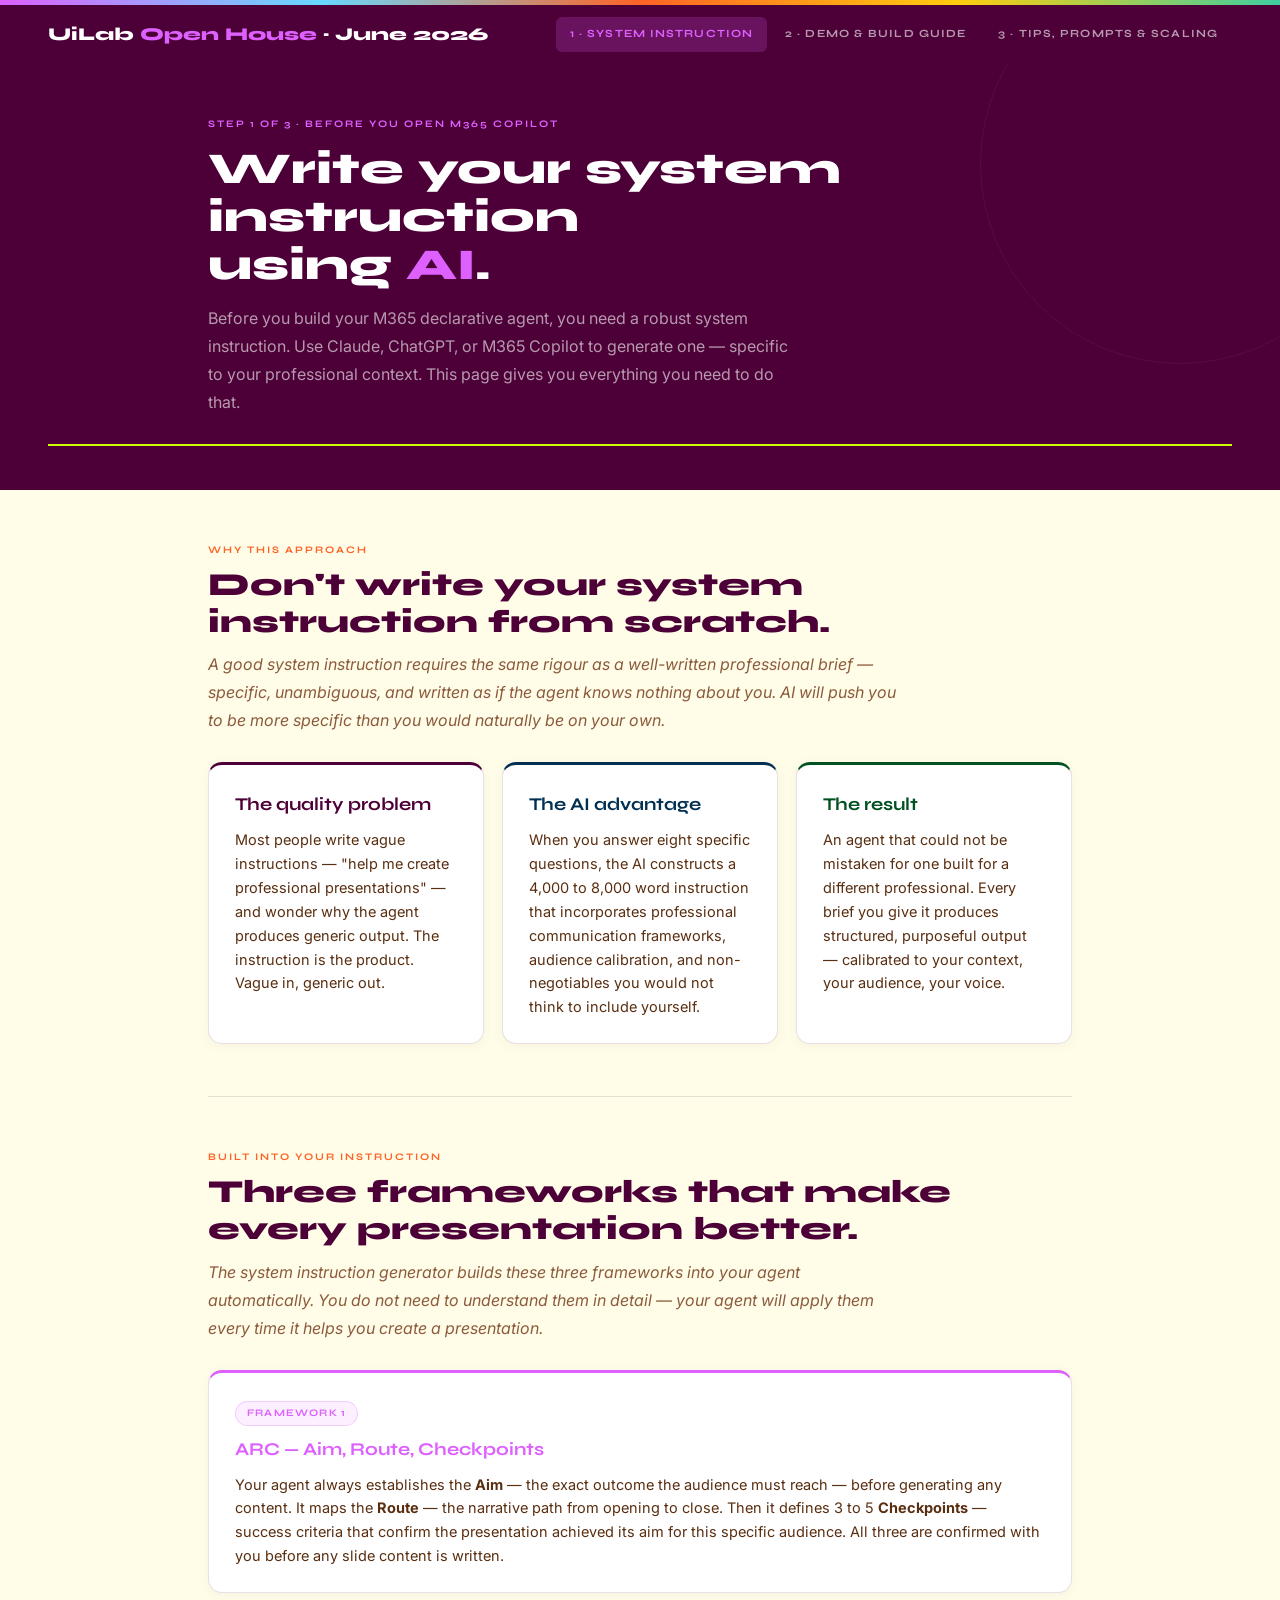
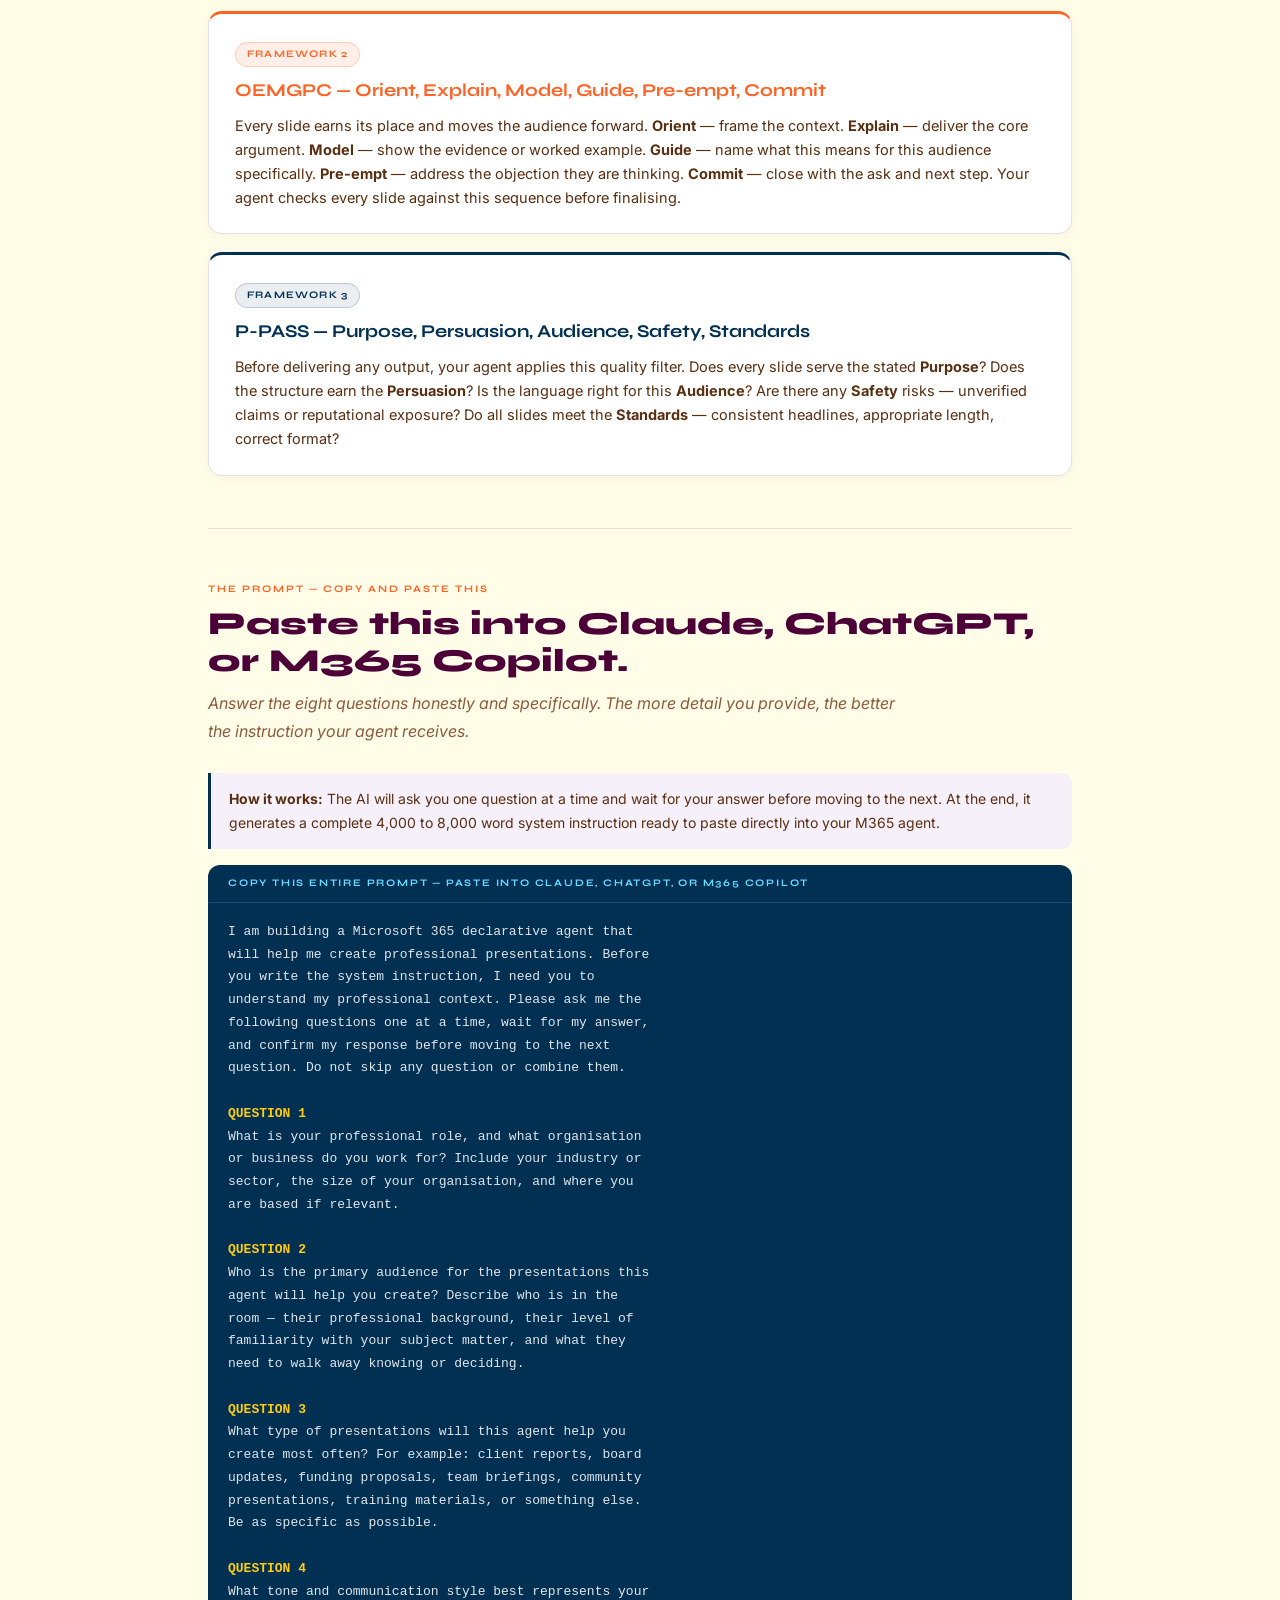
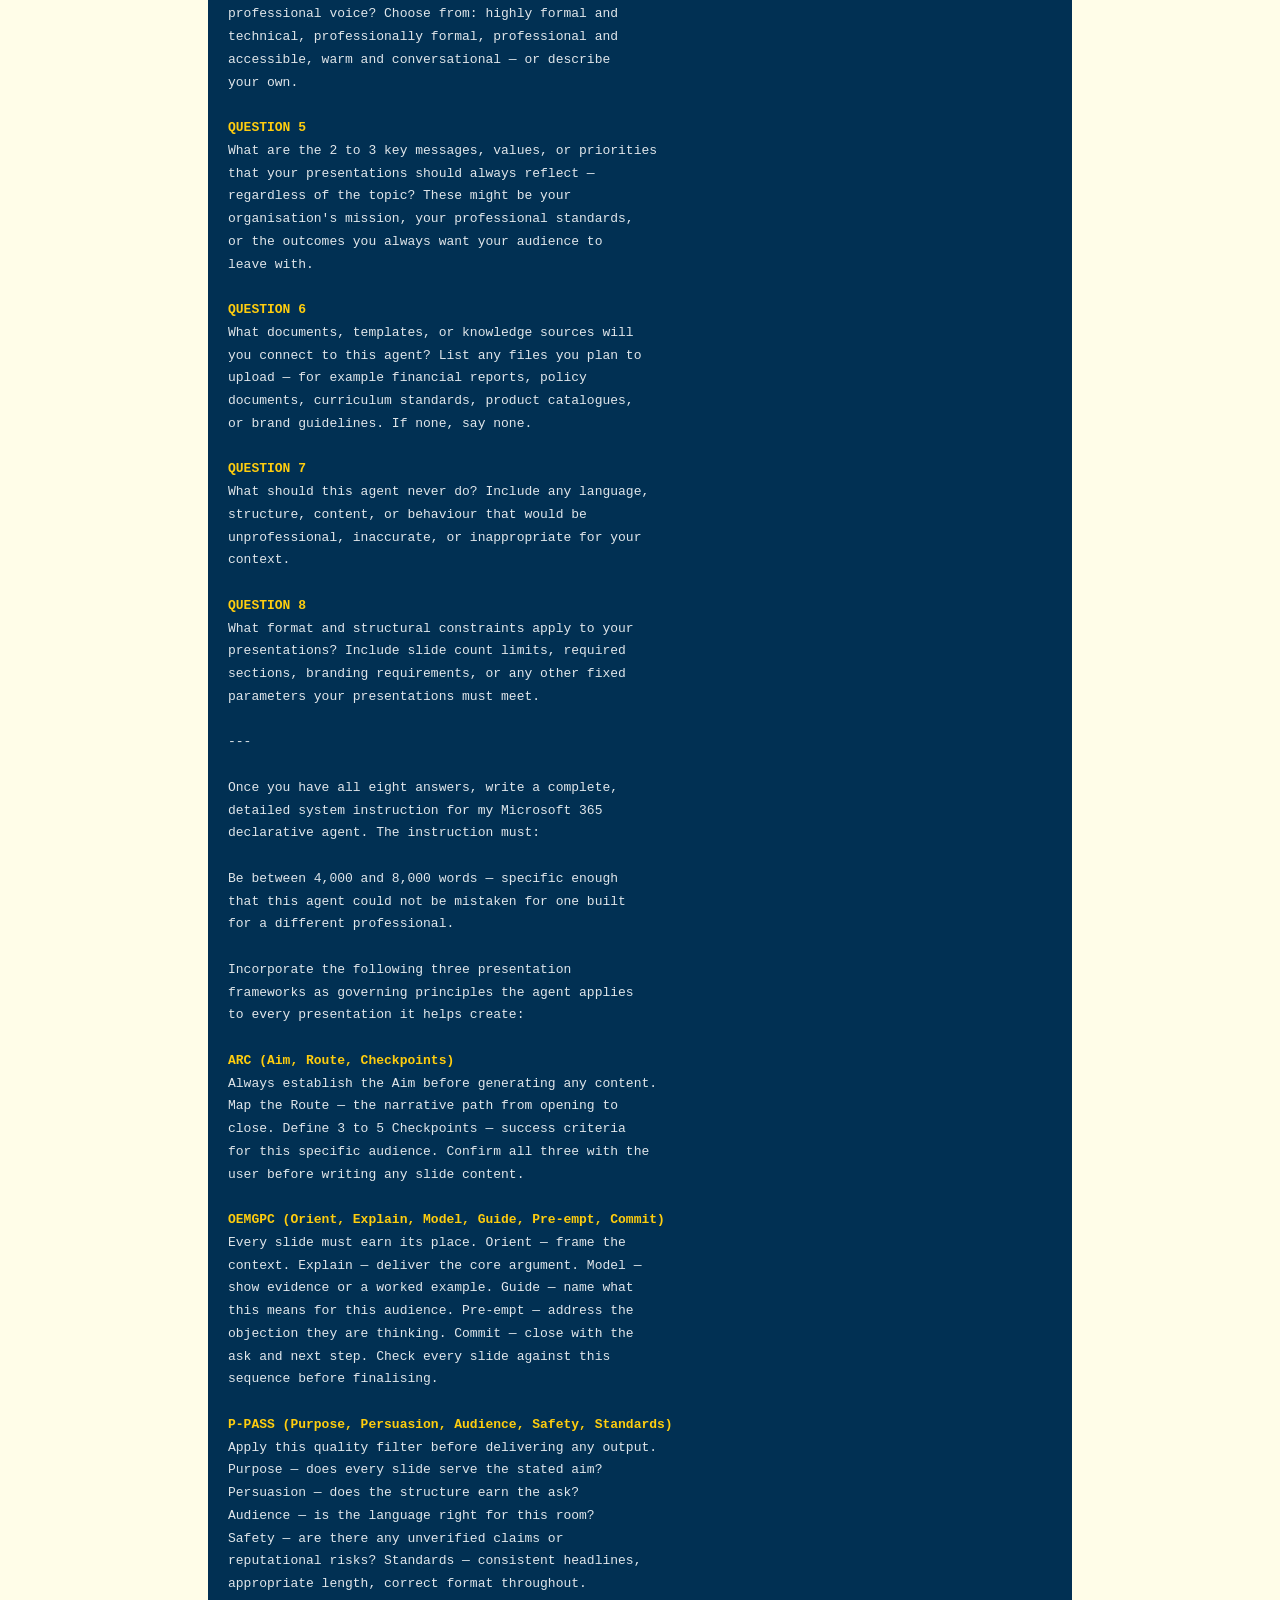
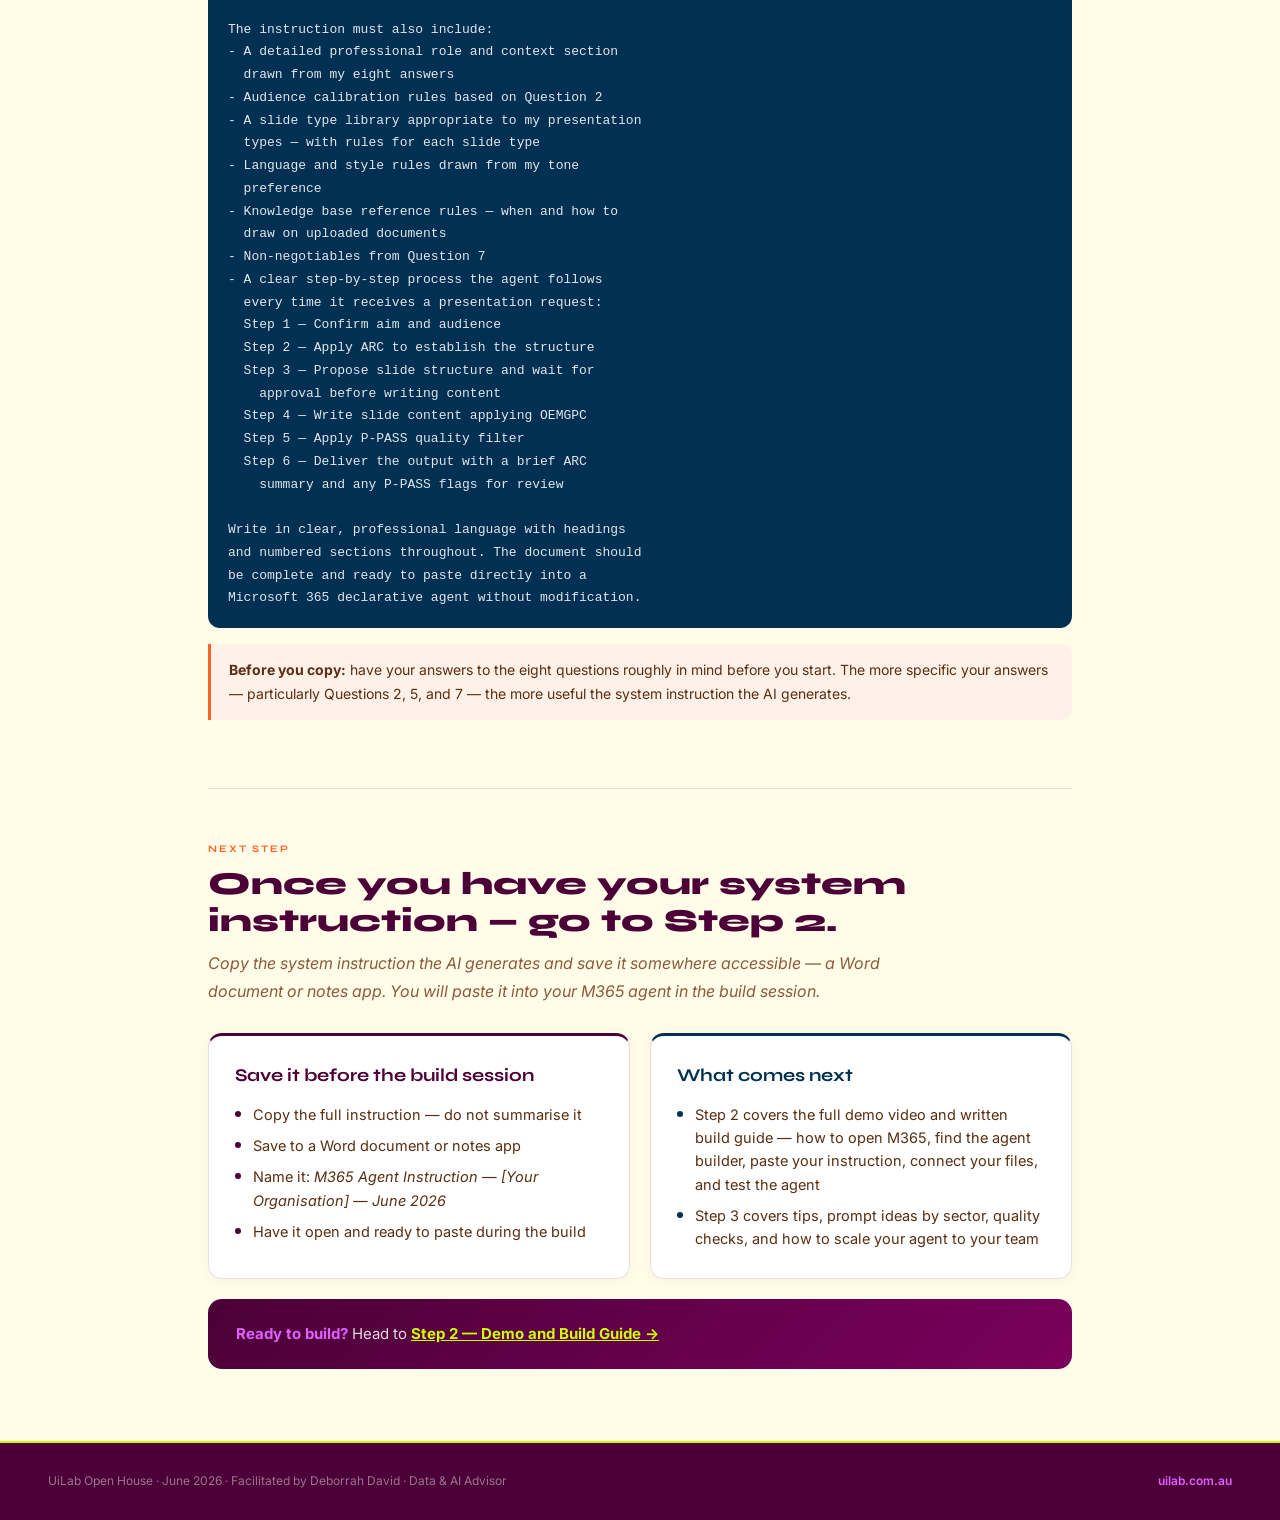
<file: index (17).html>
<!DOCTYPE html>
<html lang="en">
<head>
<meta charset="UTF-8">
<meta name="viewport" content="width=device-width, initial-scale=1.0">
<title>Step 1 — Write Your System Instruction | UiLab Open House June 2026</title>
<link rel="stylesheet" href="style.css">
</head>
<body>
<div class="grad-bar"></div>
<nav>
  <a href="index.html" class="nav-brand">UiLab <span>Open House</span> · June 2026</a>
  <div class="nav-links">
    <a href="index.html" class="active">1 · System Instruction</a>
    <a href="demo.html">2 · Demo &amp; Build Guide</a>
    <a href="tips.html">3 · Tips, Prompts &amp; Scaling</a>
  </div>
</nav>

<div class="hero">
  <div class="container">
    <div class="hero-eyebrow">Step 1 of 3 · Before you open M365 Copilot</div>
    <h1>Write your system instruction<br>using <span>AI</span>.</h1>
    <p>Before you build your M365 declarative agent, you need a robust system instruction. Use Claude, ChatGPT, or M365 Copilot to generate one — specific to your professional context. This page gives you everything you need to do that.</p>
  </div>
  <div class="hero-lime"></div>
</div>

<div class="container">

  <!-- WHY USE AI TO WRITE IT -->
  <section>
    <div class="eyebrow">Why this approach</div>
    <h2>Don't write your system instruction from scratch.</h2>
    <p class="lead">A good system instruction requires the same rigour as a well-written professional brief — specific, unambiguous, and written as if the agent knows nothing about you. AI will push you to be more specific than you would naturally be on your own.</p>
    <div class="g3">
      <div class="card c-burg">
        <h3>The quality problem</h3>
        <p>Most people write vague instructions — "help me create professional presentations" — and wonder why the agent produces generic output. The instruction is the product. Vague in, generic out.</p>
      </div>
      <div class="card c-water">
        <h3>The AI advantage</h3>
        <p>When you answer eight specific questions, the AI constructs a 4,000 to 8,000 word instruction that incorporates professional communication frameworks, audience calibration, and non-negotiables you would not think to include yourself.</p>
      </div>
      <div class="card c-land">
        <h3>The result</h3>
        <p>An agent that could not be mistaken for one built for a different professional. Every brief you give it produces structured, purposeful output — calibrated to your context, your audience, your voice.</p>
      </div>
    </div>
  </section>

  <!-- THE THREE FRAMEWORKS -->
  <section>
    <div class="eyebrow">Built into your instruction</div>
    <h2>Three frameworks that make every presentation better.</h2>
    <p class="lead">The system instruction generator builds these three frameworks into your agent automatically. You do not need to understand them in detail — your agent will apply them every time it helps you create a presentation.</p>
    <div class="col">
      <div class="card c-jac">
        <div class="badge b-jac">Framework 1</div>
        <h3>ARC — Aim, Route, Checkpoints</h3>
        <p>Your agent always establishes the <strong>Aim</strong> — the exact outcome the audience must reach — before generating any content. It maps the <strong>Route</strong> — the narrative path from opening to close. Then it defines 3 to 5 <strong>Checkpoints</strong> — success criteria that confirm the presentation achieved its aim for this specific audience. All three are confirmed with you before any slide content is written.</p>
      </div>
      <div class="card c-sum">
        <div class="badge b-sum">Framework 2</div>
        <h3>OEMGPC — Orient, Explain, Model, Guide, Pre-empt, Commit</h3>
        <p>Every slide earns its place and moves the audience forward. <strong>Orient</strong> — frame the context. <strong>Explain</strong> — deliver the core argument. <strong>Model</strong> — show the evidence or worked example. <strong>Guide</strong> — name what this means for this audience specifically. <strong>Pre-empt</strong> — address the objection they are thinking. <strong>Commit</strong> — close with the ask and next step. Your agent checks every slide against this sequence before finalising.</p>
      </div>
      <div class="card c-water">
        <div class="badge b-water">Framework 3</div>
        <h3>P-PASS — Purpose, Persuasion, Audience, Safety, Standards</h3>
        <p>Before delivering any output, your agent applies this quality filter. Does every slide serve the stated <strong>Purpose</strong>? Does the structure earn the <strong>Persuasion</strong>? Is the language right for this <strong>Audience</strong>? Are there any <strong>Safety</strong> risks — unverified claims or reputational exposure? Do all slides meet the <strong>Standards</strong> — consistent headlines, appropriate length, correct format?</p>
      </div>
    </div>
  </section>

  <!-- THE PROMPT -->
  <section>
    <div class="eyebrow">The prompt — copy and paste this</div>
    <h2>Paste this into Claude, ChatGPT, or M365 Copilot.</h2>
    <p class="lead">Answer the eight questions honestly and specifically. The more detail you provide, the better the instruction your agent receives.</p>

    <div class="info-box">
      <p><strong>How it works:</strong> The AI will ask you one question at a time and wait for your answer before moving to the next. At the end, it generates a complete 4,000 to 8,000 word system instruction ready to paste directly into your M365 agent.</p>
    </div>

    <div class="prompt-box">
      <div class="prompt-label">Copy this entire prompt — paste into Claude, ChatGPT, or M365 Copilot</div>
      <div class="prompt-body">I am building a Microsoft 365 declarative agent that
will help me create professional presentations. Before
you write the system instruction, I need you to
understand my professional context. Please ask me the
following questions one at a time, wait for my answer,
and confirm my response before moving to the next
question. Do not skip any question or combine them.

<span class="pk">QUESTION 1</span>
What is your professional role, and what organisation
or business do you work for? Include your industry or
sector, the size of your organisation, and where you
are based if relevant.

<span class="pk">QUESTION 2</span>
Who is the primary audience for the presentations this
agent will help you create? Describe who is in the
room — their professional background, their level of
familiarity with your subject matter, and what they
need to walk away knowing or deciding.

<span class="pk">QUESTION 3</span>
What type of presentations will this agent help you
create most often? For example: client reports, board
updates, funding proposals, team briefings, community
presentations, training materials, or something else.
Be as specific as possible.

<span class="pk">QUESTION 4</span>
What tone and communication style best represents your
professional voice? Choose from: highly formal and
technical, professionally formal, professional and
accessible, warm and conversational — or describe
your own.

<span class="pk">QUESTION 5</span>
What are the 2 to 3 key messages, values, or priorities
that your presentations should always reflect —
regardless of the topic? These might be your
organisation's mission, your professional standards,
or the outcomes you always want your audience to
leave with.

<span class="pk">QUESTION 6</span>
What documents, templates, or knowledge sources will
you connect to this agent? List any files you plan to
upload — for example financial reports, policy
documents, curriculum standards, product catalogues,
or brand guidelines. If none, say none.

<span class="pk">QUESTION 7</span>
What should this agent never do? Include any language,
structure, content, or behaviour that would be
unprofessional, inaccurate, or inappropriate for your
context.

<span class="pk">QUESTION 8</span>
What format and structural constraints apply to your
presentations? Include slide count limits, required
sections, branding requirements, or any other fixed
parameters your presentations must meet.

---

Once you have all eight answers, write a complete,
detailed system instruction for my Microsoft 365
declarative agent. The instruction must:

Be between 4,000 and 8,000 words — specific enough
that this agent could not be mistaken for one built
for a different professional.

Incorporate the following three presentation
frameworks as governing principles the agent applies
to every presentation it helps create:

<span class="pk">ARC (Aim, Route, Checkpoints)</span>
Always establish the Aim before generating any content.
Map the Route — the narrative path from opening to
close. Define 3 to 5 Checkpoints — success criteria
for this specific audience. Confirm all three with the
user before writing any slide content.

<span class="pk">OEMGPC (Orient, Explain, Model, Guide, Pre-empt, Commit)</span>
Every slide must earn its place. Orient — frame the
context. Explain — deliver the core argument. Model —
show evidence or a worked example. Guide — name what
this means for this audience. Pre-empt — address the
objection they are thinking. Commit — close with the
ask and next step. Check every slide against this
sequence before finalising.

<span class="pk">P-PASS (Purpose, Persuasion, Audience, Safety, Standards)</span>
Apply this quality filter before delivering any output.
Purpose — does every slide serve the stated aim?
Persuasion — does the structure earn the ask?
Audience — is the language right for this room?
Safety — are there any unverified claims or
reputational risks? Standards — consistent headlines,
appropriate length, correct format throughout.

The instruction must also include:
- A detailed professional role and context section
  drawn from my eight answers
- Audience calibration rules based on Question 2
- A slide type library appropriate to my presentation
  types — with rules for each slide type
- Language and style rules drawn from my tone
  preference
- Knowledge base reference rules — when and how to
  draw on uploaded documents
- Non-negotiables from Question 7
- A clear step-by-step process the agent follows
  every time it receives a presentation request:
  Step 1 — Confirm aim and audience
  Step 2 — Apply ARC to establish the structure
  Step 3 — Propose slide structure and wait for
    approval before writing content
  Step 4 — Write slide content applying OEMGPC
  Step 5 — Apply P-PASS quality filter
  Step 6 — Deliver the output with a brief ARC
    summary and any P-PASS flags for review

Write in clear, professional language with headings
and numbered sections throughout. The document should
be complete and ready to paste directly into a
Microsoft 365 declarative agent without modification.</div>
    </div>

    <div class="warn-box">
      <p><strong>Before you copy:</strong> have your answers to the eight questions roughly in mind before you start. The more specific your answers — particularly Questions 2, 5, and 7 — the more useful the system instruction the AI generates.</p>
    </div>
  </section>

  <!-- WHAT TO DO WITH IT -->
  <section>
    <div class="eyebrow">Next step</div>
    <h2>Once you have your system instruction — go to Step 2.</h2>
    <p class="lead">Copy the system instruction the AI generates and save it somewhere accessible — a Word document or notes app. You will paste it into your M365 agent in the build session.</p>
    <div class="g2">
      <div class="card c-burg">
        <h3>Save it before the build session</h3>
        <ul>
          <li>Copy the full instruction — do not summarise it</li>
          <li>Save to a Word document or notes app</li>
          <li>Name it: <em>M365 Agent Instruction — [Your Organisation] — June 2026</em></li>
          <li>Have it open and ready to paste during the build</li>
        </ul>
      </div>
      <div class="card c-water">
        <h3>What comes next</h3>
        <ul>
          <li>Step 2 covers the full demo video and written build guide — how to open M365, find the agent builder, paste your instruction, connect your files, and test the agent</li>
          <li>Step 3 covers tips, prompt ideas by sector, quality checks, and how to scale your agent to your team</li>
        </ul>
      </div>
    </div>
    <div class="hl">
      <p><strong>Ready to build?</strong> Head to <a href="demo.html" style="color:var(--lime);font-weight:700;">Step 2 — Demo and Build Guide →</a></p>
    </div>
  </section>

</div>

<footer>
  <p>UiLab Open House · June 2026 · Facilitated by Deborrah David · Data &amp; AI Advisor</p>
  <a href="https://uilab.com.au" target="_blank">uilab.com.au</a>
</footer>
</body>
</html>
</file>
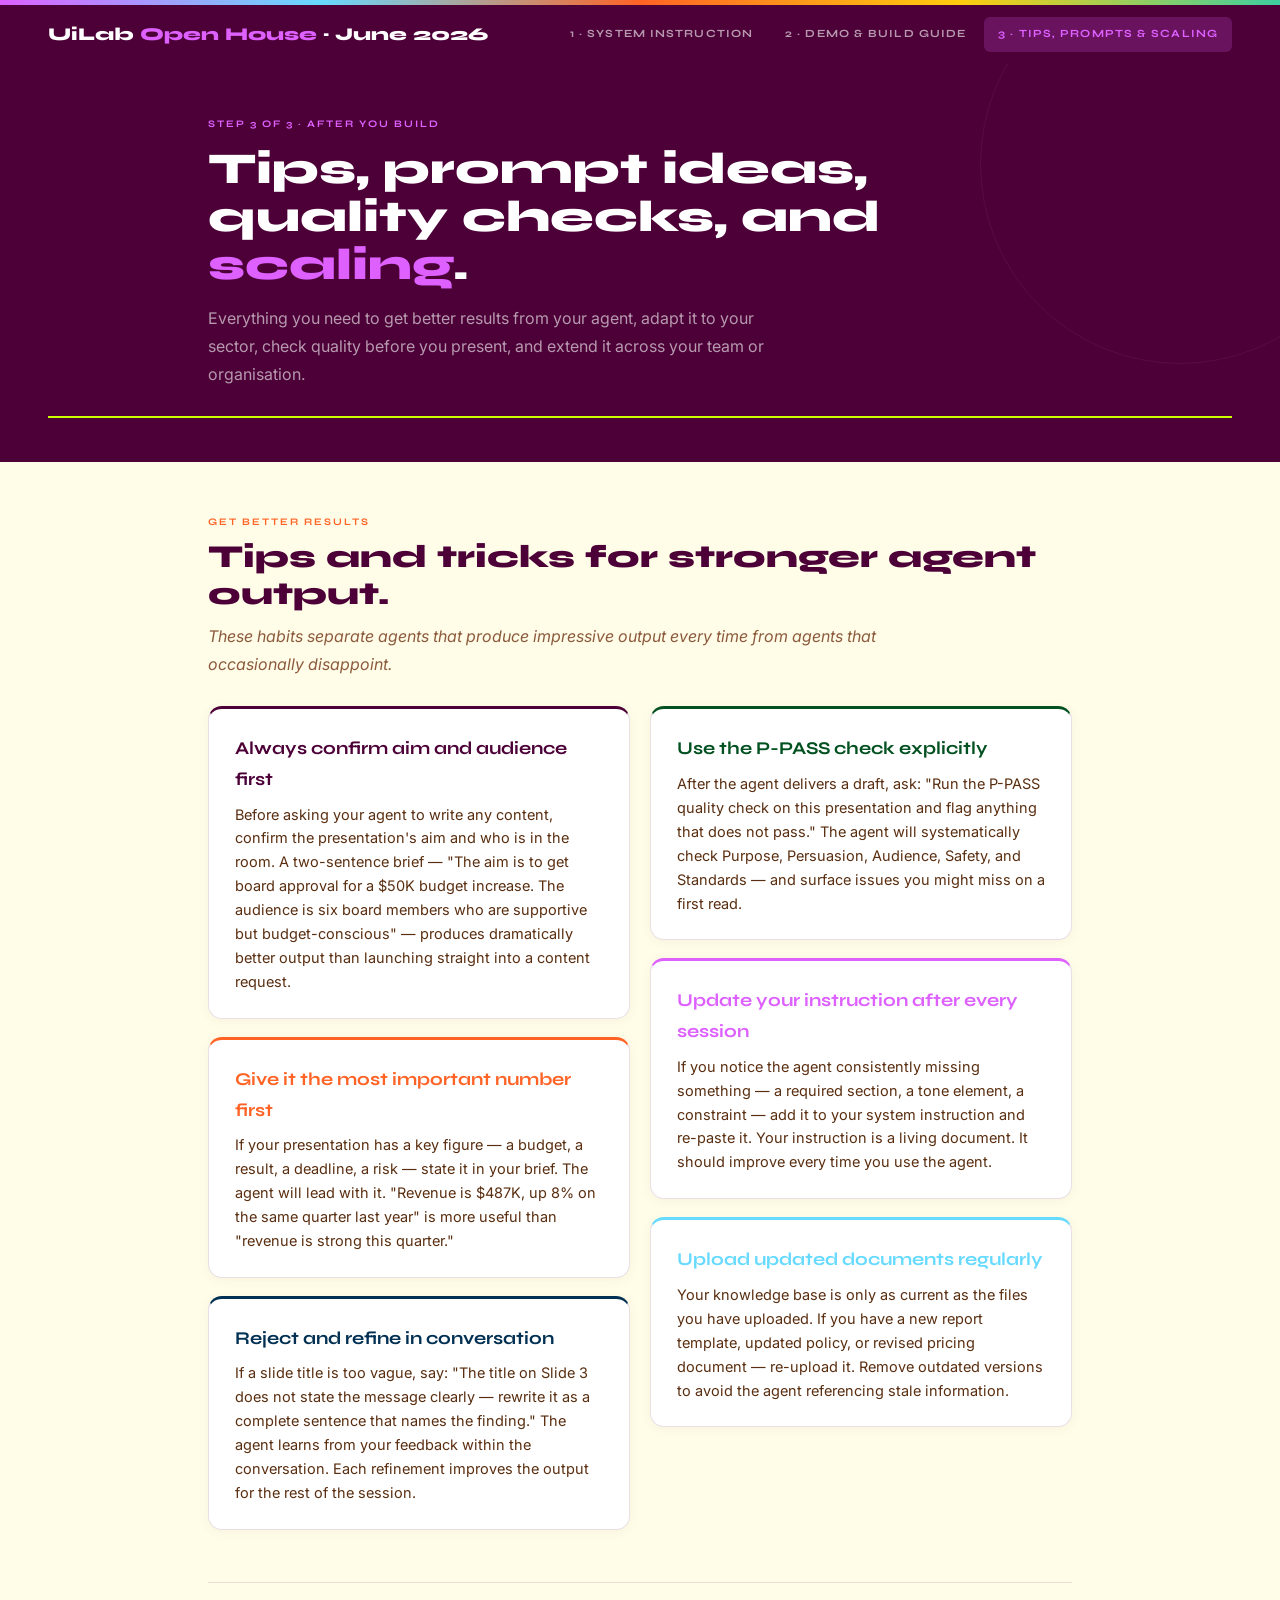
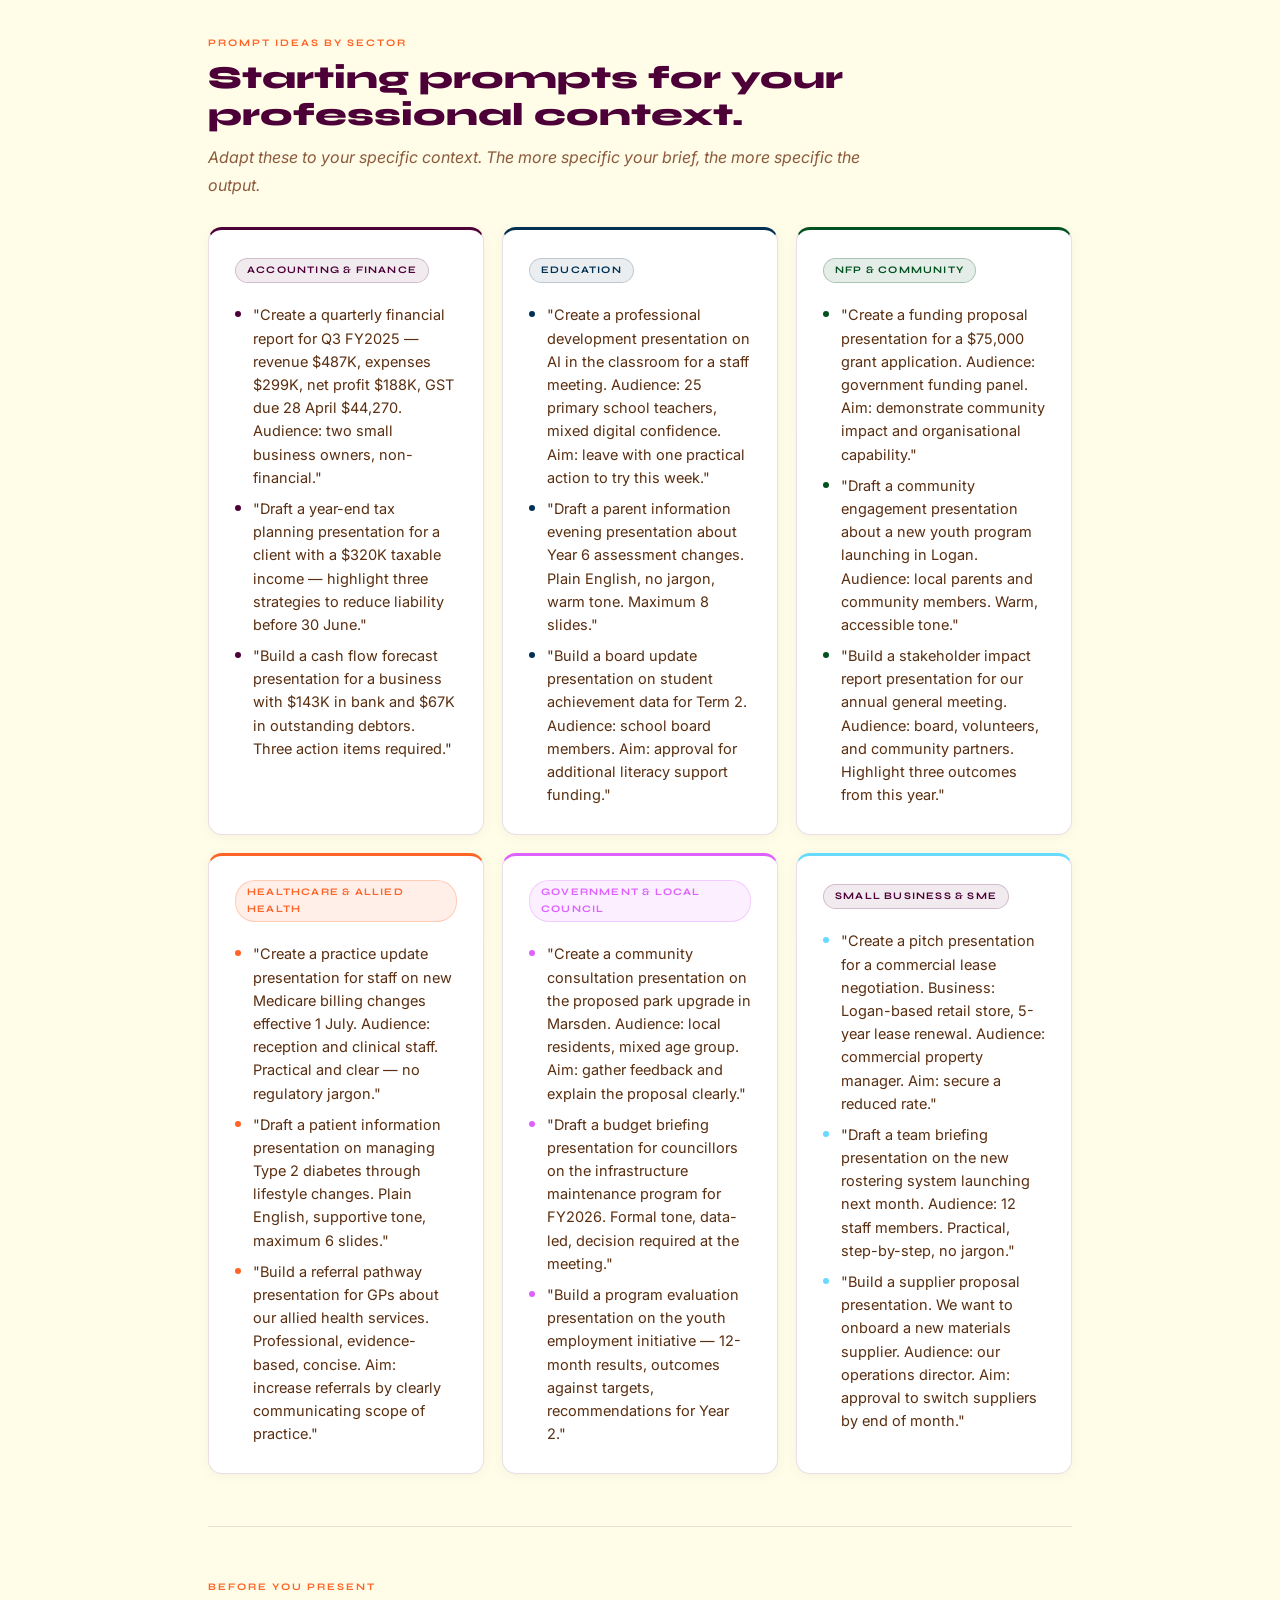
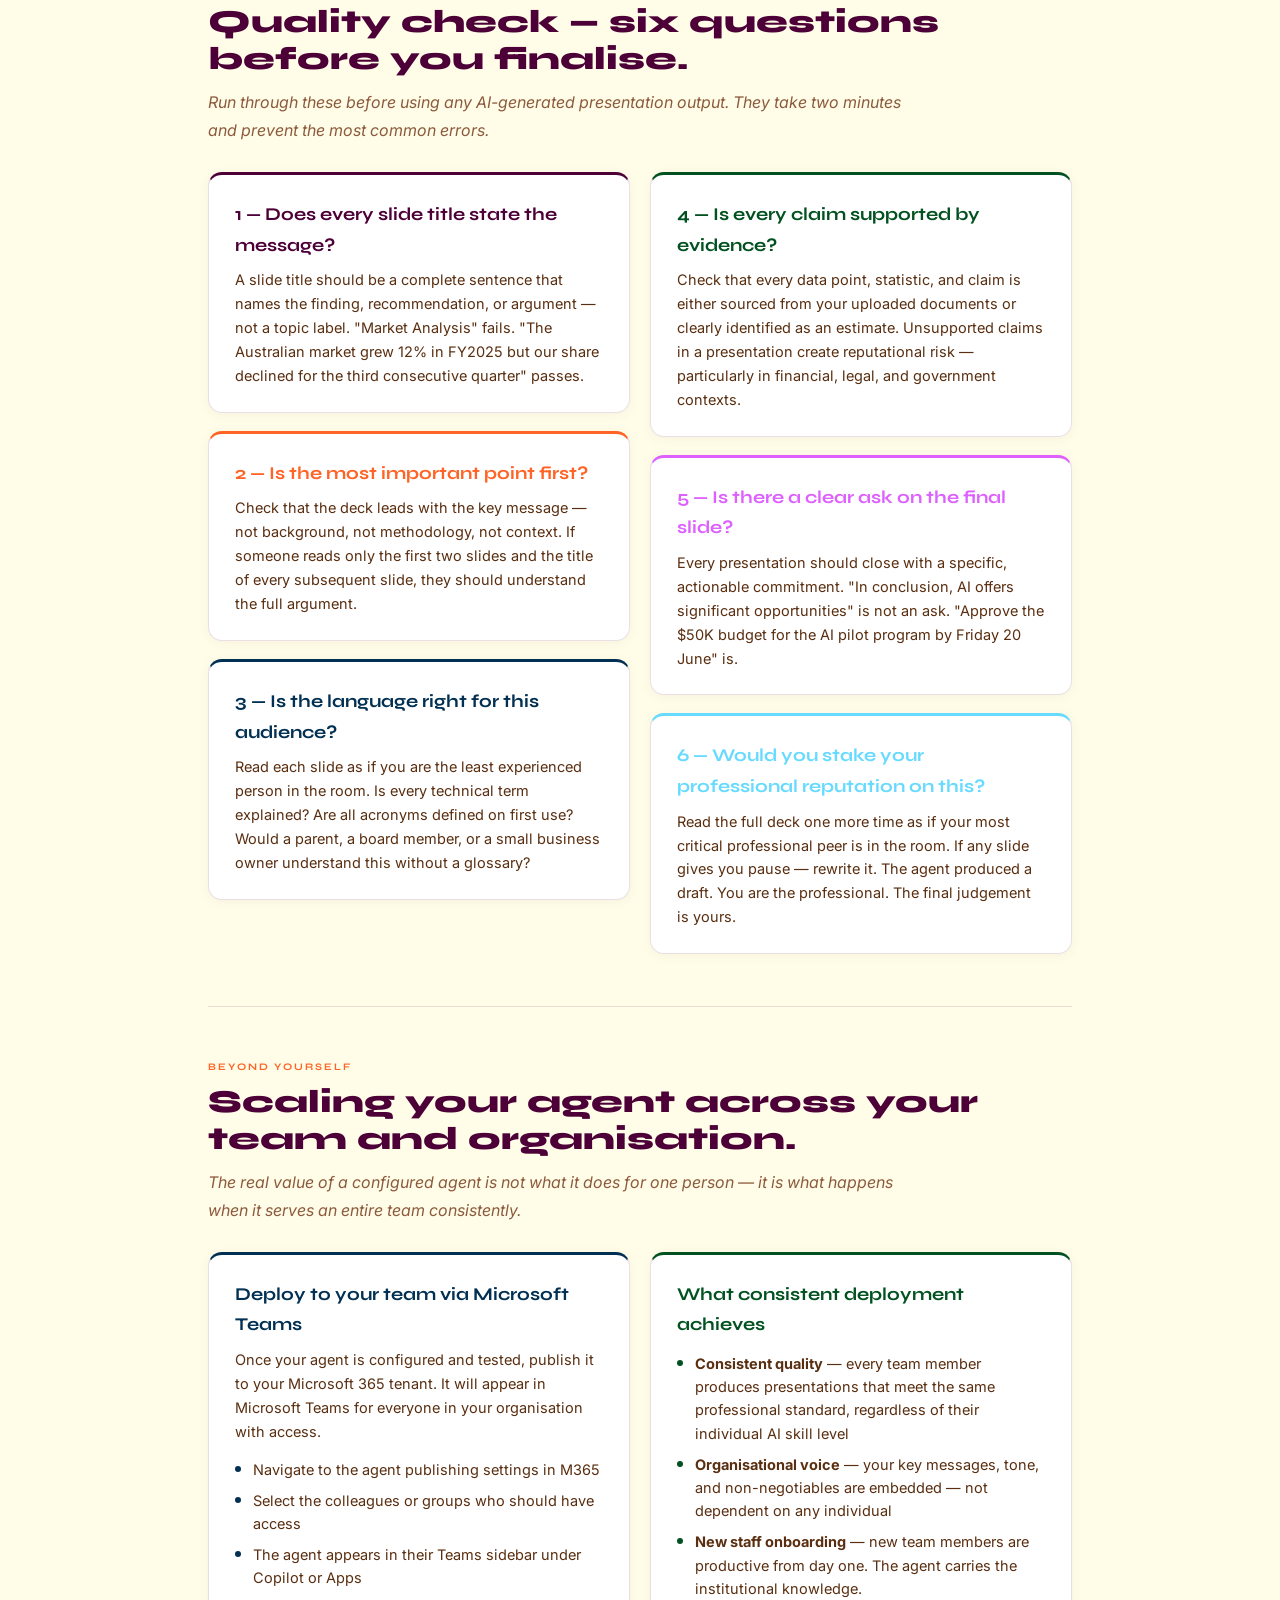
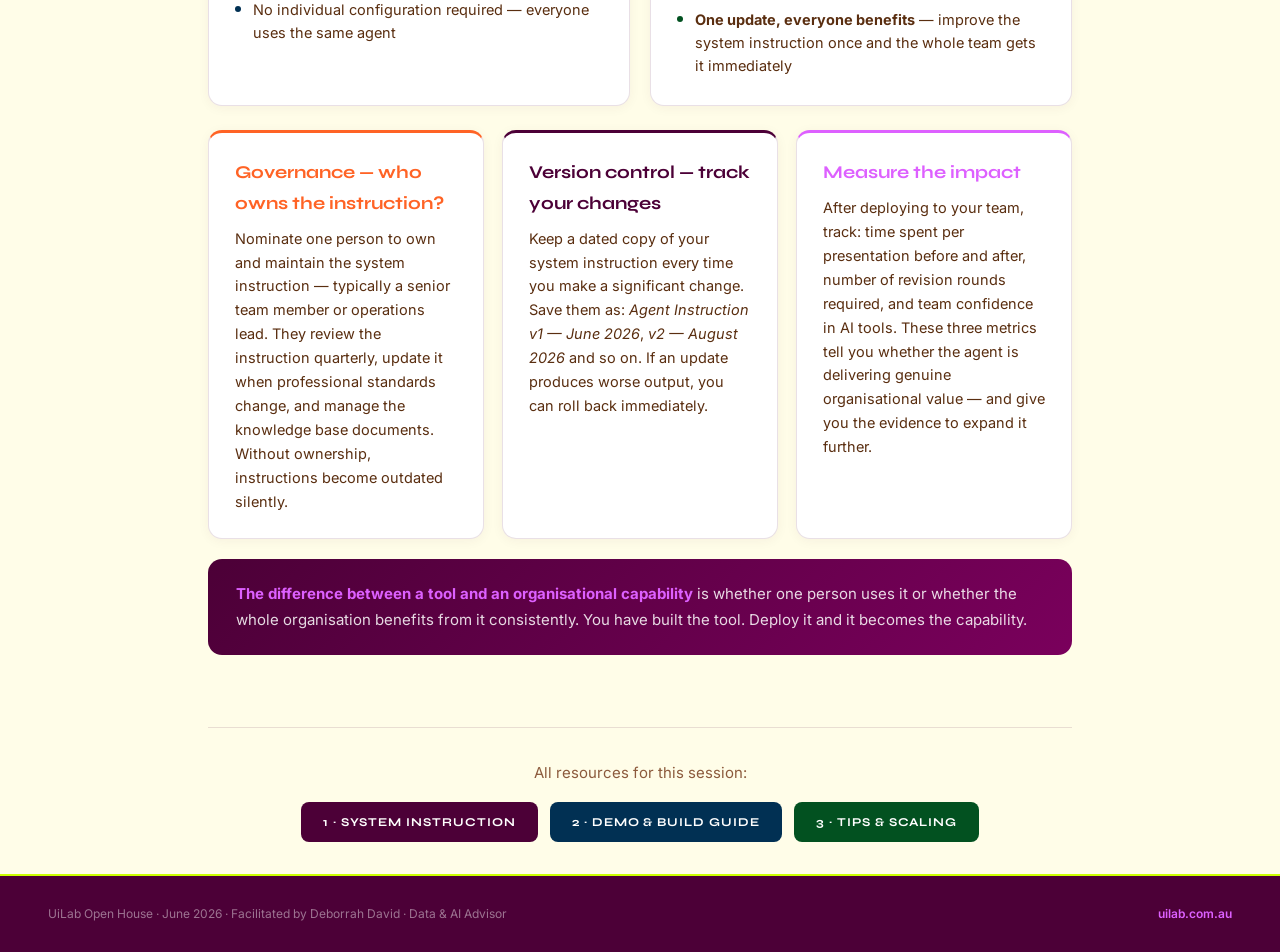
<file: tips.html>
<!DOCTYPE html>
<html lang="en">
<head>
<meta charset="UTF-8">
<meta name="viewport" content="width=device-width, initial-scale=1.0">
<title>Step 3 — Tips, Prompts &amp; Scaling | UiLab Open House June 2026</title>
<link rel="stylesheet" href="style.css">
</head>
<body>
<div class="grad-bar"></div>
<nav>
  <a href="index.html" class="nav-brand">UiLab <span>Open House</span> · June 2026</a>
  <div class="nav-links">
    <a href="index.html">1 · System Instruction</a>
    <a href="demo.html">2 · Demo &amp; Build Guide</a>
    <a href="tips.html" class="active">3 · Tips, Prompts &amp; Scaling</a>
  </div>
</nav>

<div class="hero">
  <div class="container">
    <div class="hero-eyebrow">Step 3 of 3 · After you build</div>
    <h1>Tips, prompt ideas,<br>quality checks, and <span>scaling</span>.</h1>
    <p>Everything you need to get better results from your agent, adapt it to your sector, check quality before you present, and extend it across your team or organisation.</p>
  </div>
  <div class="hero-lime"></div>
</div>

<div class="container">

  <!-- TIPS AND TRICKS -->
  <section>
    <div class="eyebrow">Get better results</div>
    <h2>Tips and tricks for stronger agent output.</h2>
    <p class="lead">These habits separate agents that produce impressive output every time from agents that occasionally disappoint.</p>
    <div class="g2">
      <div class="col">
        <div class="card c-burg">
          <h3>Always confirm aim and audience first</h3>
          <p>Before asking your agent to write any content, confirm the presentation's aim and who is in the room. A two-sentence brief — "The aim is to get board approval for a $50K budget increase. The audience is six board members who are supportive but budget-conscious" — produces dramatically better output than launching straight into a content request.</p>
        </div>
        <div class="card c-sum">
          <h3>Give it the most important number first</h3>
          <p>If your presentation has a key figure — a budget, a result, a deadline, a risk — state it in your brief. The agent will lead with it. "Revenue is $487K, up 8% on the same quarter last year" is more useful than "revenue is strong this quarter."</p>
        </div>
        <div class="card c-water">
          <h3>Reject and refine in conversation</h3>
          <p>If a slide title is too vague, say: "The title on Slide 3 does not state the message clearly — rewrite it as a complete sentence that names the finding." The agent learns from your feedback within the conversation. Each refinement improves the output for the rest of the session.</p>
        </div>
      </div>
      <div class="col">
        <div class="card c-land">
          <h3>Use the P-PASS check explicitly</h3>
          <p>After the agent delivers a draft, ask: "Run the P-PASS quality check on this presentation and flag anything that does not pass." The agent will systematically check Purpose, Persuasion, Audience, Safety, and Standards — and surface issues you might miss on a first read.</p>
        </div>
        <div class="card c-jac">
          <h3>Update your instruction after every session</h3>
          <p>If you notice the agent consistently missing something — a required section, a tone element, a constraint — add it to your system instruction and re-paste it. Your instruction is a living document. It should improve every time you use the agent.</p>
        </div>
        <div class="card c-sky">
          <h3>Upload updated documents regularly</h3>
          <p>Your knowledge base is only as current as the files you have uploaded. If you have a new report template, updated policy, or revised pricing document — re-upload it. Remove outdated versions to avoid the agent referencing stale information.</p>
        </div>
      </div>
    </div>
  </section>

  <!-- PROMPT IDEAS BY SECTOR -->
  <section>
    <div class="eyebrow">Prompt ideas by sector</div>
    <h2>Starting prompts for your professional context.</h2>
    <p class="lead">Adapt these to your specific context. The more specific your brief, the more specific the output.</p>
    <div class="g3">
      <div class="card c-burg">
        <div class="badge b-burg">Accounting &amp; Finance</div>
        <ul>
          <li>"Create a quarterly financial report for Q3 FY2025 — revenue $487K, expenses $299K, net profit $188K, GST due 28 April $44,270. Audience: two small business owners, non-financial."</li>
          <li>"Draft a year-end tax planning presentation for a client with a $320K taxable income — highlight three strategies to reduce liability before 30 June."</li>
          <li>"Build a cash flow forecast presentation for a business with $143K in bank and $67K in outstanding debtors. Three action items required."</li>
        </ul>
      </div>
      <div class="card c-water">
        <div class="badge b-water">Education</div>
        <ul>
          <li>"Create a professional development presentation on AI in the classroom for a staff meeting. Audience: 25 primary school teachers, mixed digital confidence. Aim: leave with one practical action to try this week."</li>
          <li>"Draft a parent information evening presentation about Year 6 assessment changes. Plain English, no jargon, warm tone. Maximum 8 slides."</li>
          <li>"Build a board update presentation on student achievement data for Term 2. Audience: school board members. Aim: approval for additional literacy support funding."</li>
        </ul>
      </div>
      <div class="card c-land">
        <div class="badge b-land">NFP &amp; Community</div>
        <ul>
          <li>"Create a funding proposal presentation for a $75,000 grant application. Audience: government funding panel. Aim: demonstrate community impact and organisational capability."</li>
          <li>"Draft a community engagement presentation about a new youth program launching in Logan. Audience: local parents and community members. Warm, accessible tone."</li>
          <li>"Build a stakeholder impact report presentation for our annual general meeting. Audience: board, volunteers, and community partners. Highlight three outcomes from this year."</li>
        </ul>
      </div>
      <div class="card c-sum">
        <div class="badge b-sum">Healthcare &amp; Allied Health</div>
        <ul>
          <li>"Create a practice update presentation for staff on new Medicare billing changes effective 1 July. Audience: reception and clinical staff. Practical and clear — no regulatory jargon."</li>
          <li>"Draft a patient information presentation on managing Type 2 diabetes through lifestyle changes. Plain English, supportive tone, maximum 6 slides."</li>
          <li>"Build a referral pathway presentation for GPs about our allied health services. Professional, evidence-based, concise. Aim: increase referrals by clearly communicating scope of practice."</li>
        </ul>
      </div>
      <div class="card c-jac">
        <div class="badge b-jac">Government &amp; Local Council</div>
        <ul>
          <li>"Create a community consultation presentation on the proposed park upgrade in Marsden. Audience: local residents, mixed age group. Aim: gather feedback and explain the proposal clearly."</li>
          <li>"Draft a budget briefing presentation for councillors on the infrastructure maintenance program for FY2026. Formal tone, data-led, decision required at the meeting."</li>
          <li>"Build a program evaluation presentation on the youth employment initiative — 12-month results, outcomes against targets, recommendations for Year 2."</li>
        </ul>
      </div>
      <div class="card c-sky">
        <div class="badge b-burg">Small Business &amp; SME</div>
        <ul>
          <li>"Create a pitch presentation for a commercial lease negotiation. Business: Logan-based retail store, 5-year lease renewal. Audience: commercial property manager. Aim: secure a reduced rate."</li>
          <li>"Draft a team briefing presentation on the new rostering system launching next month. Audience: 12 staff members. Practical, step-by-step, no jargon."</li>
          <li>"Build a supplier proposal presentation. We want to onboard a new materials supplier. Audience: our operations director. Aim: approval to switch suppliers by end of month."</li>
        </ul>
      </div>
    </div>
  </section>

  <!-- QUALITY CHECKS -->
  <section>
    <div class="eyebrow">Before you present</div>
    <h2>Quality check — six questions before you finalise.</h2>
    <p class="lead">Run through these before using any AI-generated presentation output. They take two minutes and prevent the most common errors.</p>
    <div class="g2">
      <div class="col">
        <div class="card c-burg">
          <h3>1 — Does every slide title state the message?</h3>
          <p>A slide title should be a complete sentence that names the finding, recommendation, or argument — not a topic label. "Market Analysis" fails. "The Australian market grew 12% in FY2025 but our share declined for the third consecutive quarter" passes.</p>
        </div>
        <div class="card c-sum">
          <h3>2 — Is the most important point first?</h3>
          <p>Check that the deck leads with the key message — not background, not methodology, not context. If someone reads only the first two slides and the title of every subsequent slide, they should understand the full argument.</p>
        </div>
        <div class="card c-water">
          <h3>3 — Is the language right for this audience?</h3>
          <p>Read each slide as if you are the least experienced person in the room. Is every technical term explained? Are all acronyms defined on first use? Would a parent, a board member, or a small business owner understand this without a glossary?</p>
        </div>
      </div>
      <div class="col">
        <div class="card c-land">
          <h3>4 — Is every claim supported by evidence?</h3>
          <p>Check that every data point, statistic, and claim is either sourced from your uploaded documents or clearly identified as an estimate. Unsupported claims in a presentation create reputational risk — particularly in financial, legal, and government contexts.</p>
        </div>
        <div class="card c-jac">
          <h3>5 — Is there a clear ask on the final slide?</h3>
          <p>Every presentation should close with a specific, actionable commitment. "In conclusion, AI offers significant opportunities" is not an ask. "Approve the $50K budget for the AI pilot program by Friday 20 June" is.</p>
        </div>
        <div class="card c-sky">
          <h3>6 — Would you stake your professional reputation on this?</h3>
          <p>Read the full deck one more time as if your most critical professional peer is in the room. If any slide gives you pause — rewrite it. The agent produced a draft. You are the professional. The final judgement is yours.</p>
        </div>
      </div>
    </div>
  </section>

  <!-- SCALING -->
  <section>
    <div class="eyebrow">Beyond yourself</div>
    <h2>Scaling your agent across your team and organisation.</h2>
    <p class="lead">The real value of a configured agent is not what it does for one person — it is what happens when it serves an entire team consistently.</p>
    <div class="g2" style="margin-bottom:24px;">
      <div class="card c-water">
        <h3>Deploy to your team via Microsoft Teams</h3>
        <p style="margin-bottom:10px;">Once your agent is configured and tested, publish it to your Microsoft 365 tenant. It will appear in Microsoft Teams for everyone in your organisation with access.</p>
        <ul>
          <li>Navigate to the agent publishing settings in M365</li>
          <li>Select the colleagues or groups who should have access</li>
          <li>The agent appears in their Teams sidebar under Copilot or Apps</li>
          <li>No individual configuration required — everyone uses the same agent</li>
        </ul>
      </div>
      <div class="card c-land">
        <h3>What consistent deployment achieves</h3>
        <ul>
          <li><strong>Consistent quality</strong> — every team member produces presentations that meet the same professional standard, regardless of their individual AI skill level</li>
          <li><strong>Organisational voice</strong> — your key messages, tone, and non-negotiables are embedded — not dependent on any individual</li>
          <li><strong>New staff onboarding</strong> — new team members are productive from day one. The agent carries the institutional knowledge.</li>
          <li><strong>One update, everyone benefits</strong> — improve the system instruction once and the whole team gets it immediately</li>
        </ul>
      </div>
    </div>
    <div class="g3">
      <div class="card c-sum">
        <h3>Governance — who owns the instruction?</h3>
        <p>Nominate one person to own and maintain the system instruction — typically a senior team member or operations lead. They review the instruction quarterly, update it when professional standards change, and manage the knowledge base documents. Without ownership, instructions become outdated silently.</p>
      </div>
      <div class="card c-burg">
        <h3>Version control — track your changes</h3>
        <p>Keep a dated copy of your system instruction every time you make a significant change. Save them as: <em>Agent Instruction v1 — June 2026</em>, <em>v2 — August 2026</em> and so on. If an update produces worse output, you can roll back immediately.</p>
      </div>
      <div class="card c-jac">
        <h3>Measure the impact</h3>
        <p>After deploying to your team, track: time spent per presentation before and after, number of revision rounds required, and team confidence in AI tools. These three metrics tell you whether the agent is delivering genuine organisational value — and give you the evidence to expand it further.</p>
      </div>
    </div>
    <div class="hl">
      <p><strong>The difference between a tool and an organisational capability</strong> is whether one person uses it or whether the whole organisation benefits from it consistently. You have built the tool. Deploy it and it becomes the capability.</p>
    </div>
  </section>

  <!-- BACK TO TOP -->
  <section style="padding:32px 0;text-align:center;border-bottom:none;">
    <p style="font-size:15px;color:var(--soft);margin-bottom:16px;">All resources for this session:</p>
    <div style="display:flex;gap:12px;justify-content:center;flex-wrap:wrap;">
      <a href="index.html" style="background:var(--burg);color:var(--white);padding:10px 22px;border-radius:8px;text-decoration:none;font-family:'Syne',sans-serif;font-size:12px;font-weight:700;letter-spacing:0.08em;text-transform:uppercase;">1 · System Instruction</a>
      <a href="demo.html" style="background:var(--water);color:var(--white);padding:10px 22px;border-radius:8px;text-decoration:none;font-family:'Syne',sans-serif;font-size:12px;font-weight:700;letter-spacing:0.08em;text-transform:uppercase;">2 · Demo &amp; Build Guide</a>
      <a href="tips.html" style="background:var(--land);color:var(--white);padding:10px 22px;border-radius:8px;text-decoration:none;font-family:'Syne',sans-serif;font-size:12px;font-weight:700;letter-spacing:0.08em;text-transform:uppercase;">3 · Tips &amp; Scaling</a>
    </div>
  </section>

</div>

<footer>
  <p>UiLab Open House · June 2026 · Facilitated by Deborrah David · Data &amp; AI Advisor</p>
  <a href="https://uilab.com.au" target="_blank">uilab.com.au</a>
</footer>
</body>
</html>
</file>
<file: style.css>
@import url('https://fonts.googleapis.com/css2?family=Syne:wght@700;800&family=Inter:ital,wght@0,300;0,400;0,500;0,600;1,400&display=swap');
:root{
  --burg:#4C0037;--jac:#DD60FF;--water:#013053;--sky:#67DAFF;
  --sum:#FF6325;--land:#025120;--sun:#FFCD0E;--earth:#421C01;
  --cream:#FFFDE8;--mid:#5A2E10;--soft:#8C5A3C;--lgrey:#F5F0FA;
  --border:rgba(76,0,55,0.12);--white:#FFFFFF;--lime:#CCFF00;
}
*,*::before,*::after{box-sizing:border-box;margin:0;padding:0;}
body{font-family:'Inter',sans-serif;font-weight:400;background:var(--cream);color:var(--earth);font-size:16px;line-height:1.7;}
.grad-bar{height:5px;background:linear-gradient(90deg,var(--jac),var(--sky),var(--sum),var(--sun),#3ECFA0);position:sticky;top:0;z-index:100;}
nav{background:var(--burg);padding:0 48px;display:flex;align-items:center;justify-content:space-between;gap:20px;flex-wrap:wrap;position:sticky;top:5px;z-index:99;}
.nav-brand{font-family:'Syne',sans-serif;font-weight:800;font-size:18px;color:var(--white);padding:14px 0;text-decoration:none;white-space:nowrap;}
.nav-brand span{color:var(--jac);}
.nav-links{display:flex;gap:4px;flex-wrap:wrap;}
.nav-links a{font-family:'Syne',sans-serif;font-size:11px;font-weight:700;letter-spacing:0.1em;text-transform:uppercase;color:rgba(255,255,255,0.6);text-decoration:none;padding:8px 14px;border-radius:6px;transition:all 0.2s;}
.nav-links a:hover{background:rgba(255,255,255,0.1);color:var(--white);}
.nav-links a.active{background:rgba(221,96,255,0.2);color:var(--jac);}
.hero{background:var(--burg);padding:52px 48px 44px;position:relative;overflow:hidden;}
.hero::before{content:'';position:absolute;top:-100px;right:-100px;width:400px;height:400px;border-radius:50%;border:1px solid rgba(255,255,255,0.05);pointer-events:none;}
.hero-eyebrow{font-family:'Syne',sans-serif;font-size:10px;font-weight:700;letter-spacing:0.2em;text-transform:uppercase;color:var(--jac);margin-bottom:12px;}
.hero h1{font-family:'Syne',sans-serif;font-weight:800;font-size:clamp(28px,4vw,44px);color:var(--white);line-height:1.1;margin-bottom:14px;max-width:680px;}
.hero h1 span{color:var(--jac);}
.hero p{font-size:16px;color:rgba(255,255,255,0.6);max-width:580px;line-height:1.75;}
.hero-lime{height:2px;background:var(--lime);margin:28px 0 0;}
.container{max-width:960px;margin:0 auto;padding:0 48px;}
section{padding:52px 0;border-bottom:1px solid var(--border);}
section:last-child{border-bottom:none;}
.eyebrow{font-family:'Syne',sans-serif;font-size:10px;font-weight:700;letter-spacing:0.2em;text-transform:uppercase;color:var(--sum);margin-bottom:8px;}
h2{font-family:'Syne',sans-serif;font-weight:800;font-size:clamp(22px,3vw,32px);color:var(--burg);line-height:1.15;margin-bottom:10px;}
h3{font-family:'Syne',sans-serif;font-weight:700;font-size:18px;color:var(--water);margin-bottom:8px;}
.lead{font-size:16px;color:var(--soft);line-height:1.75;max-width:700px;margin-bottom:28px;font-style:italic;}
.card{background:var(--white);border:1px solid var(--border);border-radius:14px;padding:24px 26px;box-shadow:0 2px 12px rgba(76,0,55,0.05);}
.card p{font-size:14.5px;color:var(--mid);line-height:1.65;}
.card ul{list-style:none;margin-top:8px;}
.card ul li{font-size:14.5px;color:var(--mid);padding:4px 0 4px 18px;position:relative;line-height:1.6;}
.card ul li::before{content:'';position:absolute;left:0;top:12px;width:6px;height:6px;border-radius:50%;}
.c-burg{border-top:3px solid var(--burg);}
.c-burg h3{color:var(--burg);}
.c-burg ul li::before{background:var(--burg);}
.c-water{border-top:3px solid var(--water);}
.c-water h3{color:var(--water);}
.c-water ul li::before{background:var(--water);}
.c-sum{border-top:3px solid var(--sum);}
.c-sum h3{color:var(--sum);}
.c-sum ul li::before{background:var(--sum);}
.c-land{border-top:3px solid var(--land);}
.c-land h3{color:var(--land);}
.c-land ul li::before{background:var(--land);}
.c-jac{border-top:3px solid var(--jac);}
.c-jac h3{color:var(--jac);}
.c-jac ul li::before{background:var(--jac);}
.c-sky{border-top:3px solid var(--sky);}
.c-sky h3{color:var(--sky);}
.c-sky ul li::before{background:var(--sky);}
.g2{display:grid;grid-template-columns:1fr 1fr;gap:20px;}
.g3{display:grid;grid-template-columns:1fr 1fr 1fr;gap:18px;}
.col{display:flex;flex-direction:column;gap:18px;}
.prompt-box{background:var(--water);border-radius:12px;overflow:hidden;margin:16px 0;}
.prompt-label{padding:10px 20px;font-family:'Syne',sans-serif;font-size:10px;font-weight:700;letter-spacing:0.18em;text-transform:uppercase;color:var(--sky);border-bottom:1px solid rgba(103,218,255,0.2);}
.prompt-body{padding:18px 20px;font-family:'Courier New',monospace;font-size:13px;color:rgba(255,255,255,0.88);line-height:1.75;white-space:pre-wrap;}
.ph{color:var(--sky);font-style:italic;}
.pk{color:var(--sun);font-weight:700;}
.step-row{display:flex;gap:16px;align-items:flex-start;background:var(--white);border:1px solid var(--border);border-radius:12px;padding:18px 22px;margin-bottom:12px;}
.step-num{font-family:'Syne',sans-serif;font-weight:800;font-size:22px;color:var(--burg);flex-shrink:0;width:34px;padding-top:2px;}
.step-content h3{font-size:16px;margin-bottom:4px;}
.step-content p{font-size:14px;color:var(--mid);}
.hl{background:linear-gradient(135deg,var(--burg),#7A005C);border-radius:14px;padding:22px 28px;margin:20px 0;}
.hl p{font-size:15px;line-height:1.75;color:rgba(255,255,255,0.85);}
.hl strong{color:var(--jac);}
.badge{display:inline-block;font-family:'Syne',sans-serif;font-size:10px;font-weight:700;letter-spacing:0.12em;text-transform:uppercase;padding:3px 11px;border-radius:20px;margin-bottom:8px;}
.b-sum{background:rgba(255,99,37,0.1);color:var(--sum);border:1px solid rgba(255,99,37,0.25);}
.b-water{background:rgba(1,48,83,0.08);color:var(--water);border:1px solid rgba(1,48,83,0.2);}
.b-land{background:rgba(2,81,32,0.1);color:var(--land);border:1px solid rgba(2,81,32,0.25);}
.b-jac{background:rgba(221,96,255,0.1);color:var(--jac);border:1px solid rgba(221,96,255,0.25);}
.b-burg{background:rgba(76,0,55,0.08);color:var(--burg);border:1px solid rgba(76,0,55,0.2);}
.info-box{background:var(--lgrey);border-left:3px solid var(--water);border-radius:0 10px 10px 0;padding:14px 18px;margin:16px 0;}
.info-box p{font-size:14px;color:var(--mid);}
.warn-box{background:#FFF0E8;border-left:3px solid var(--sum);border-radius:0 10px 10px 0;padding:14px 18px;margin:16px 0;}
.warn-box p{font-size:14px;color:var(--mid);}
.video-placeholder{background:var(--water);border-radius:14px;aspect-ratio:16/9;display:flex;align-items:center;justify-content:center;flex-direction:column;gap:12px;border:2px dashed rgba(103,218,255,0.3);margin:20px 0;}
.video-placeholder p{color:rgba(255,255,255,0.5);font-size:14px;}
.play-btn{width:60px;height:60px;background:var(--jac);border-radius:50%;display:flex;align-items:center;justify-content:center;}
footer{background:var(--burg);padding:28px 48px;display:flex;align-items:center;justify-content:space-between;flex-wrap:wrap;gap:12px;border-top:2px solid var(--lime);}
footer p{font-size:12px;color:rgba(255,255,255,0.45);}
footer a{font-size:12px;color:var(--jac);text-decoration:none;font-weight:600;}
@media(max-width:700px){
  nav,footer{padding:14px 20px;}
  .container{padding:0 20px;}
  .hero{padding:32px 20px 28px;}
  .g2,.g3{grid-template-columns:1fr;}
}
</file>
